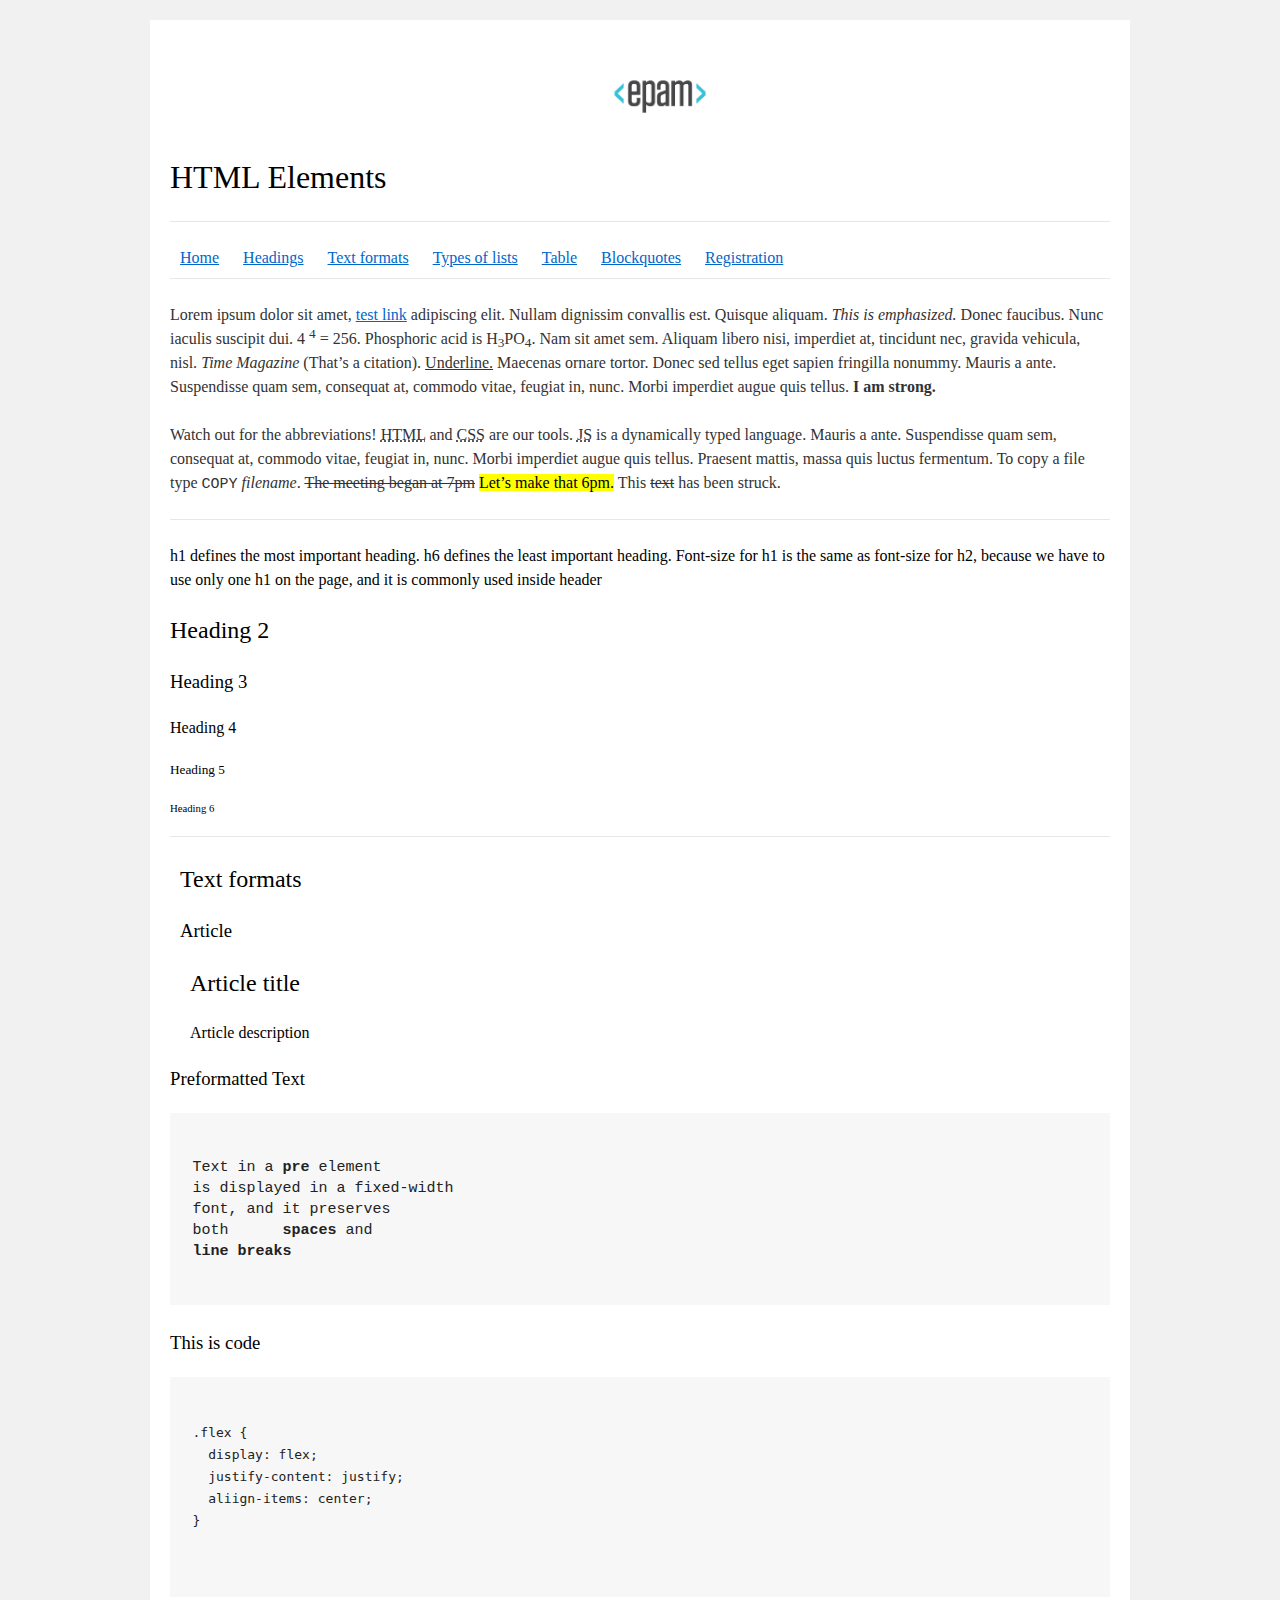
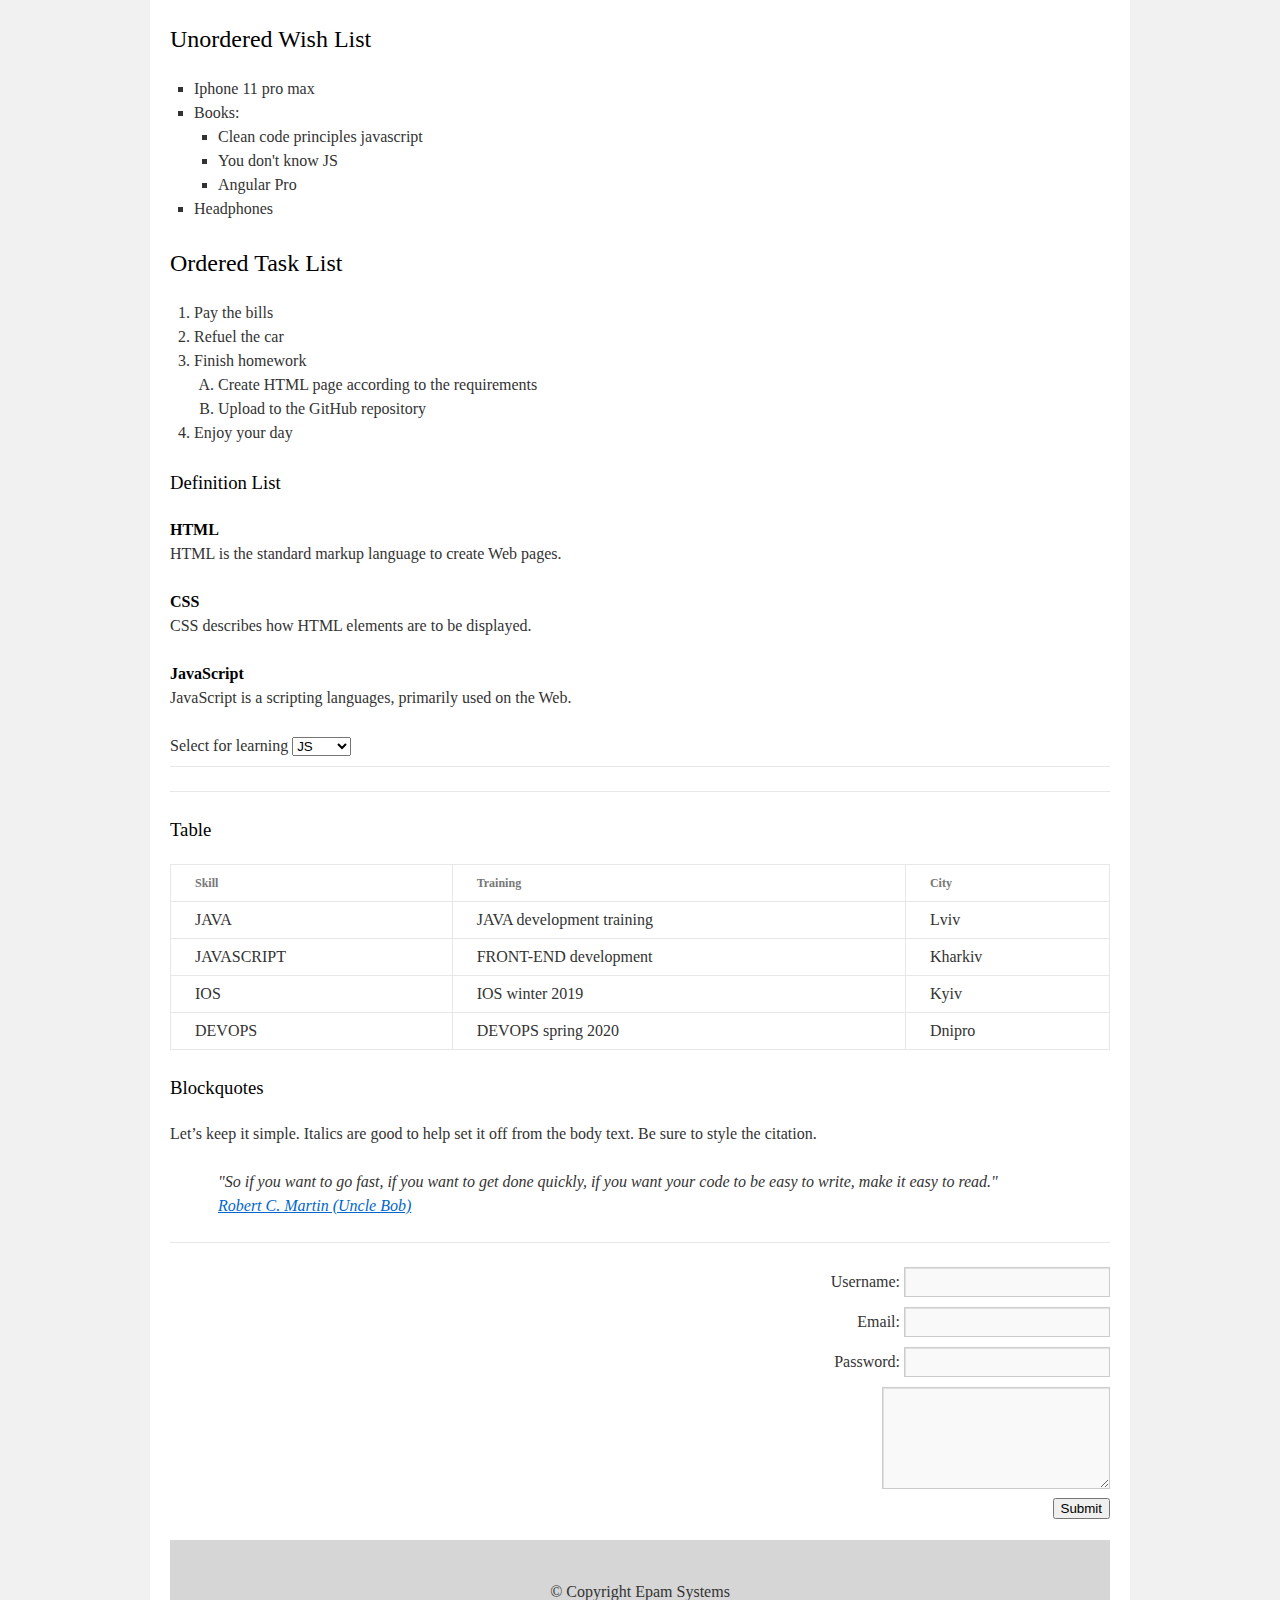
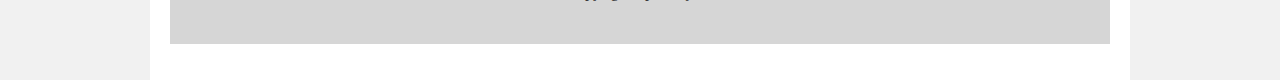
<file: FL12_HW1/homework/index.html>
<!DOCTYPE html>
<html lang="en">

<head>
  <meta charset="utf-8">
  <title>HTML Basics</title>
  <link rel="stylesheet" href="style.css">
</head>

<body>
  <div id="wrapper">
    <div id="main">
      <div id="container">
        <div id="content" role="main">
          <header>
            <img src="logo.png" alt="EPAM" />
            <h1  id="Home">HTML Elements</h1>
            <hr>
            <nav>
            <a href="#Home">Home</a>
            <a href="#Headings">Headings</a>
            <a href="#Formats">Text formats</a>
            <a href="#Lists">Types of lists</a>
            <a href="#Table">Table</a>
            <a href="#Blockquotes">Blockquotes</a>
            <a href="#Registration">Registration</a>
          </nav>
          </header>
          <hr>

          <div>
            <p>
              Lorem ipsum dolor sit amet, <a href="#">test link</a> adipiscing elit. Nullam dignissim convallis est. Quisque
              aliquam. <i>This is emphasized.</i> Donec faucibus. Nunc iaculis suscipit dui. 4 <sup>4</sup> = 256. Phosphoric acid
              is H<sub>3</sub>PO<sub>4</sub>. Nam sit amet sem. Aliquam libero nisi, imperdiet at, tincidunt nec, gravida
              vehicula, nisl. <i>Time Magazine</i> (That’s a citation). <u>Underline.</u> Maecenas ornare tortor. Donec sed tellus
              eget sapien fringilla nonummy. Mauris a ante. Suspendisse quam sem, consequat at, commodo vitae, feugiat in, nunc.
              Morbi imperdiet augue quis tellus. <b>I am strong.</b>
            </p>
          </div>

          <div>
            <p>
              Watch out for the abbreviations! <abbr title="Hyper Text Markup Language">HTML</abbr> and <abbr
              title="Cascading Style Sheets">CSS</abbr> are our tools. <abbr title="JavaScript">JS</abbr> is a dynamically typed
              language. Mauris a ante. Suspendisse quam sem, consequat at, commodo vitae, feugiat in, nunc. Morbi imperdiet augue
              quis tellus. Praesent mattis, massa quis luctus fermentum. To copy a file type <kbd>COPY</kbd> <i>filename</i>. <del>The
              meeting began at 7pm</del> <mark>Let’s make that 6pm.</mark> This <del>text</del> has been struck.
            </p>
          </div>
          <hr>

          <section id="Headings">
            <h4>
              h1 defines the most important heading. h6 defines the least important heading. Font-size for h1 is the same as
              font-size for h2, because we have to use only one h1 on the page, and it is commonly used inside header
            </h4>
          </section>
          
          <section>
            <h2>Heading 2</h2>
            <section>
              <h3>Heading 3</h3>
            </section>
            <section>
              <h4>Heading 4</h4>
            </section>
            <section>
              <h5>Heading 5</h5>
            </section>
            <section>
              <h6>Heading 6</h6>
            </section>
          </section>
          <hr>
          
          <article id="Formats">
            <header>
              <h2>Text formats</h2>
            </header>
            <section>
              <h3>Article</h3>
            </section>
            <article>
              <h2>Article title</h2>
            </article>
            <article>
              <h4>Article description</h4>
            </article>
          </article>

          <section>
            <h3>Preformatted Text</h3>
              <pre>

Text in a <b>pre</b> element
is displayed in a fixed-width
font, and it preserves
both      <b>spaces</b> and 
<b>line breaks</b>
              </pre>
          </section>

          <section>
            <h3>This is code</h3>
            <pre>
              <code>
.flex {
  display: flex;
  justify-content: justify;
  aliign-items: center;
}
              </code>
            </pre>
          </section>

          <section id="Lists">
              <h2>Unordered Wish List</h2>
              <ul>
                <li>Iphone 11 pro max</li>
                <li>Books:
                    <ul>
                        <li>Clean code principles javascript</li>
                        <li>You don't know JS</li>
                        <li>Angular Pro</li>
                    </ul>
                </li>
                <li>Headphones</li>
            </ul>
            </section>

            <section>
              <h2>Ordered Task List</h2>
              <ol>
                <li>Pay the bills</li>
                <li>Refuel the car</li>
                <li>Finish homework
                    <ol type="A">
                      <li>Create HTML page according to the requirements</li>
                      <li>Upload to the GitHub repository</li>
                  </ol>
                </li>

                <li>Enjoy your day</li>
              </ol>
            </section>

            <section>
              <h3>Definition List</h3>
              <dl>
                <dt>HTML</dt>
                    <dd>HTML is the standard markup language to create Web pages.</dd>
                <dt>CSS</dt>
                    <dd>CSS describes how HTML elements are to be displayed.</dd>
                <dt>JavaScript</dt>
                    <dd>JavaScript is a scripting languages, primarily used on the Web.</dd>
            </dl>
            </section>

            <div>
              <label>Select for learning
                <select name="select">
                  <option value="JS" selected>JS</option>
                  <option value="HTML">HTML</option>
                  <option value="CSS">CSS</option>
                </select>
              </label>
            </div>
            <hr>
            <hr>
            
            <section id="Table">
              <h3>Table</h3>
                <table>
                  <thead>
                      <tr>
                          <th>Skill</th>
                          <th>Training</th>
                          <th>City</th>
                      </tr>
                  </thead>
                  <tbody>
                      <tr>
                          <td>JAVA</td>
                          <td>JAVA development training</td>
                          <td>Lviv</td>

                      </tr>
                      <tr>
                          <td>JAVASCRIPT</td>
                          <td>FRONT-END development</td>
                          <td>Kharkiv</td>
                      </tr>
                      <tr>
                          <td>IOS</td>
                          <td>IOS winter 2019</td>
                          <td>Kyiv</td>
                      </tr>
                      <tr>
                        <td>DEVOPS</td>
                        <td>DEVOPS spring 2020</td>
                        <td>Dnipro</td>
                    </tr>
                  </tbody>
                </table>
            </section>

            <section id="Blockquotes">
              <h3>Blockquotes</h3>
              <p>Let’s keep it simple. Italics are good to help set it off from the body text. Be sure to style the citation.</p>
              <blockquote>
                <p>"So if you want to go fast, if you want to get done quickly, if you want your code to be easy to write, make it easy to read."
                  <br>
                  <a href="#">Robert C. Martin (Uncle Bob)</a>
                </p>
            </blockquote>
            </section>
            <hr>

            <aside id="Registration">
              <form>
                Username: <input type="text"><br>
                Email: <input type="email"><br>
                Password: <input type="password"><br>
                <textarea name="text" rows="4" cols="23"></textarea><br>
                <button name="button">Submit</button>
              </form>
            </aside>

          <footer>
              &copy; Copyright Epam Systems
          </footer>

        </div>
      </div>
    </div>
  </div>
</body>

</html>
</file>
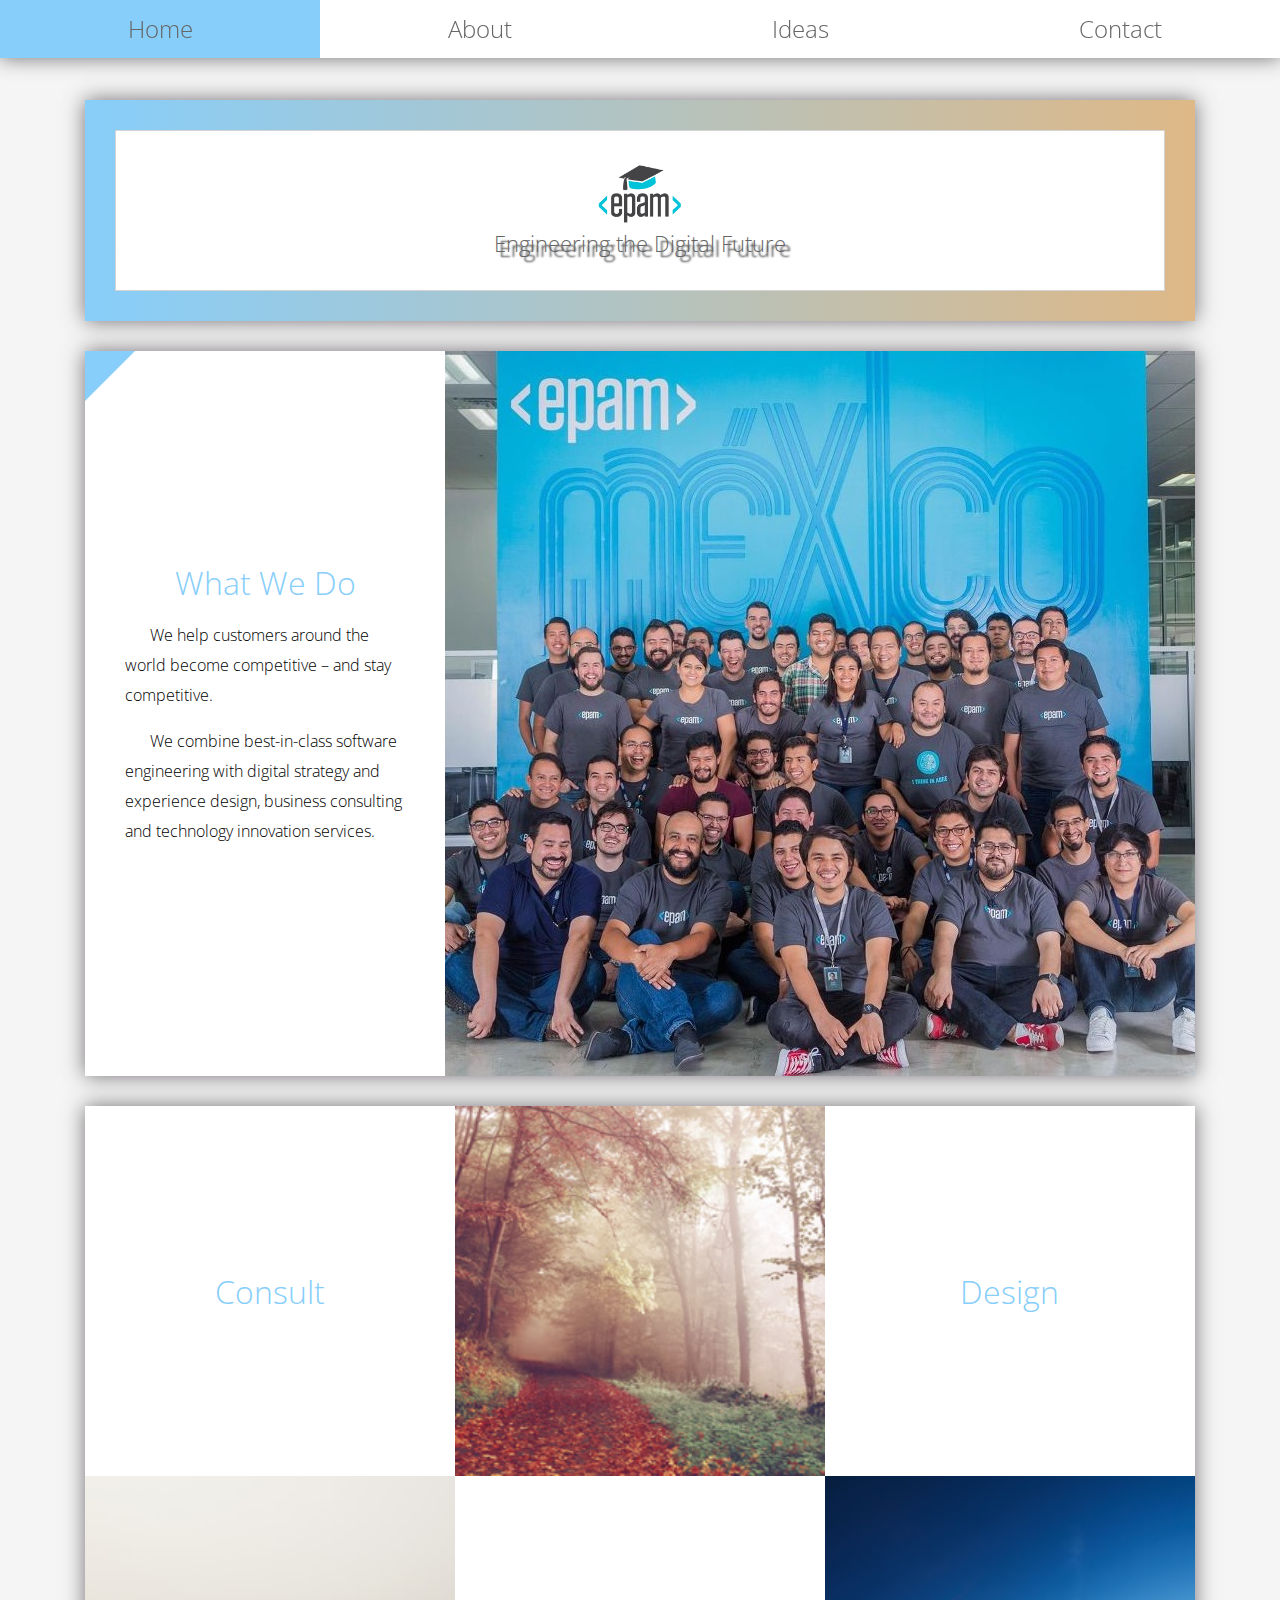
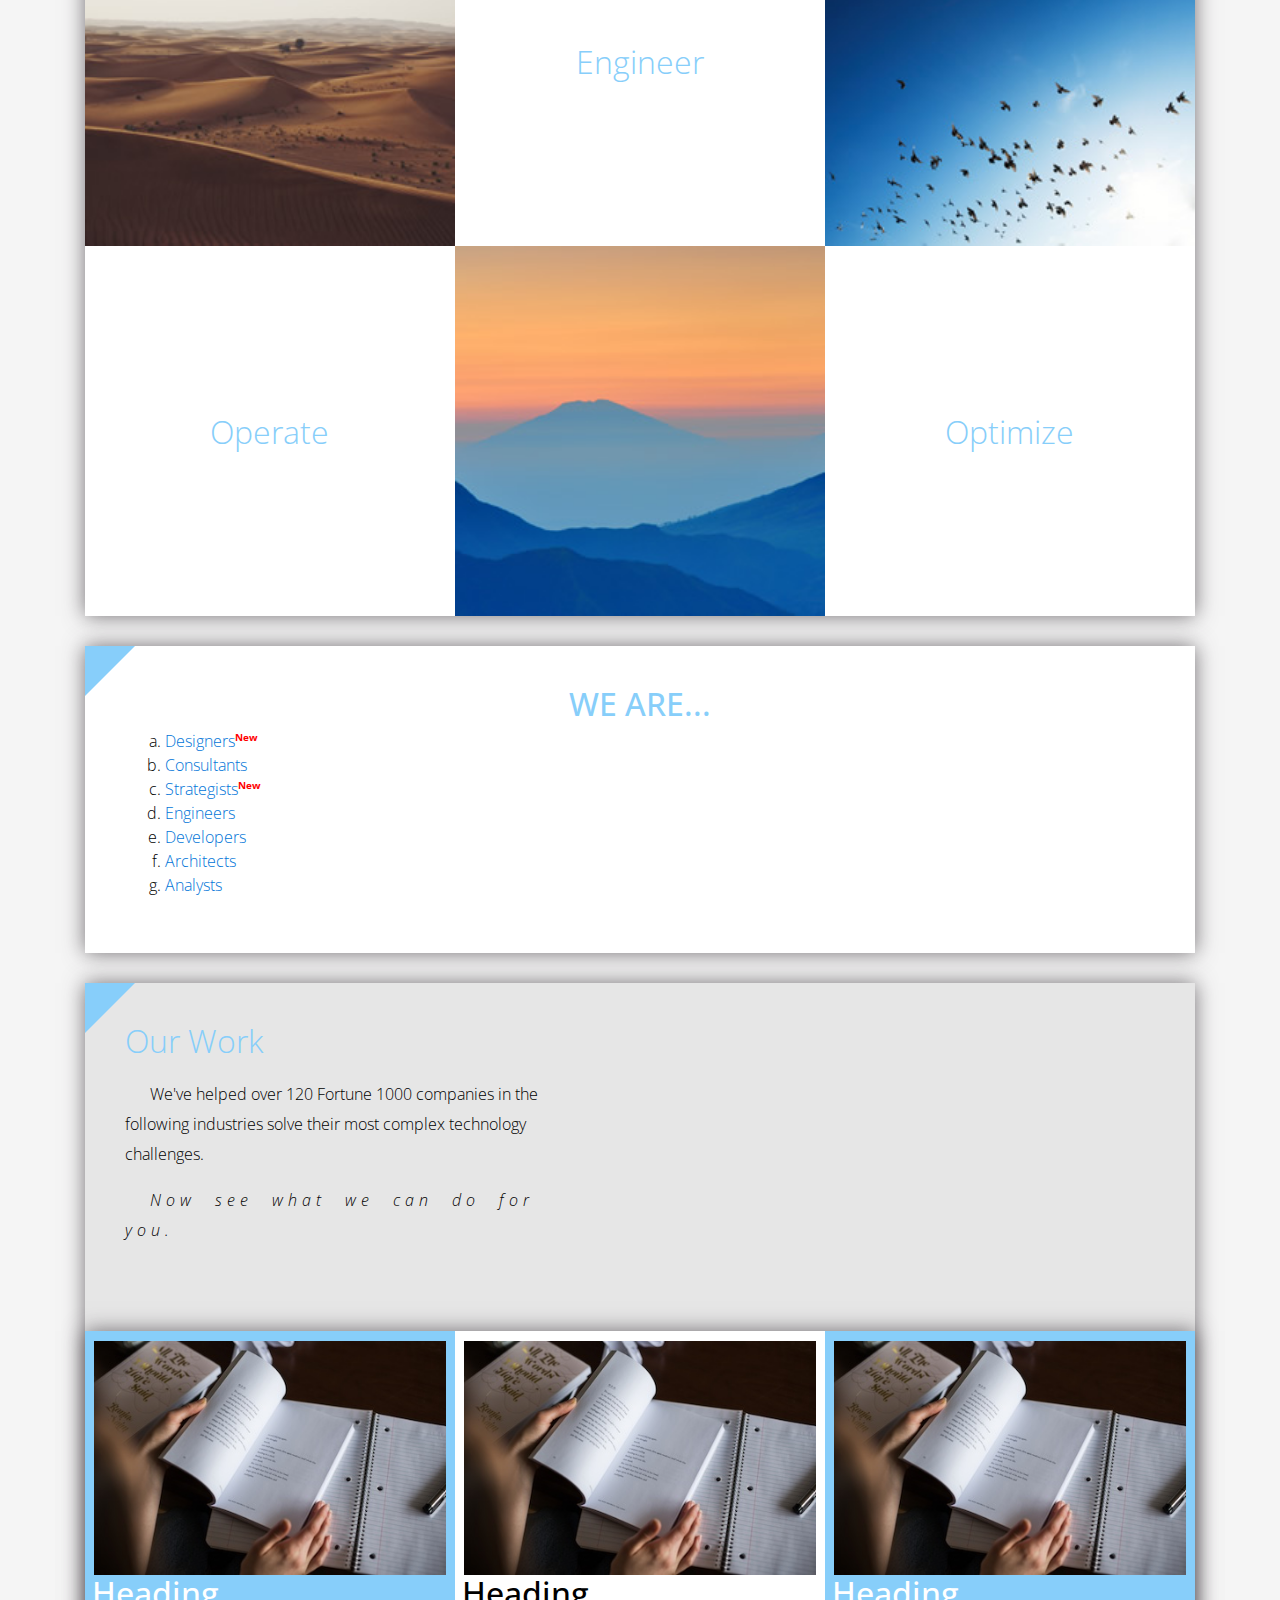
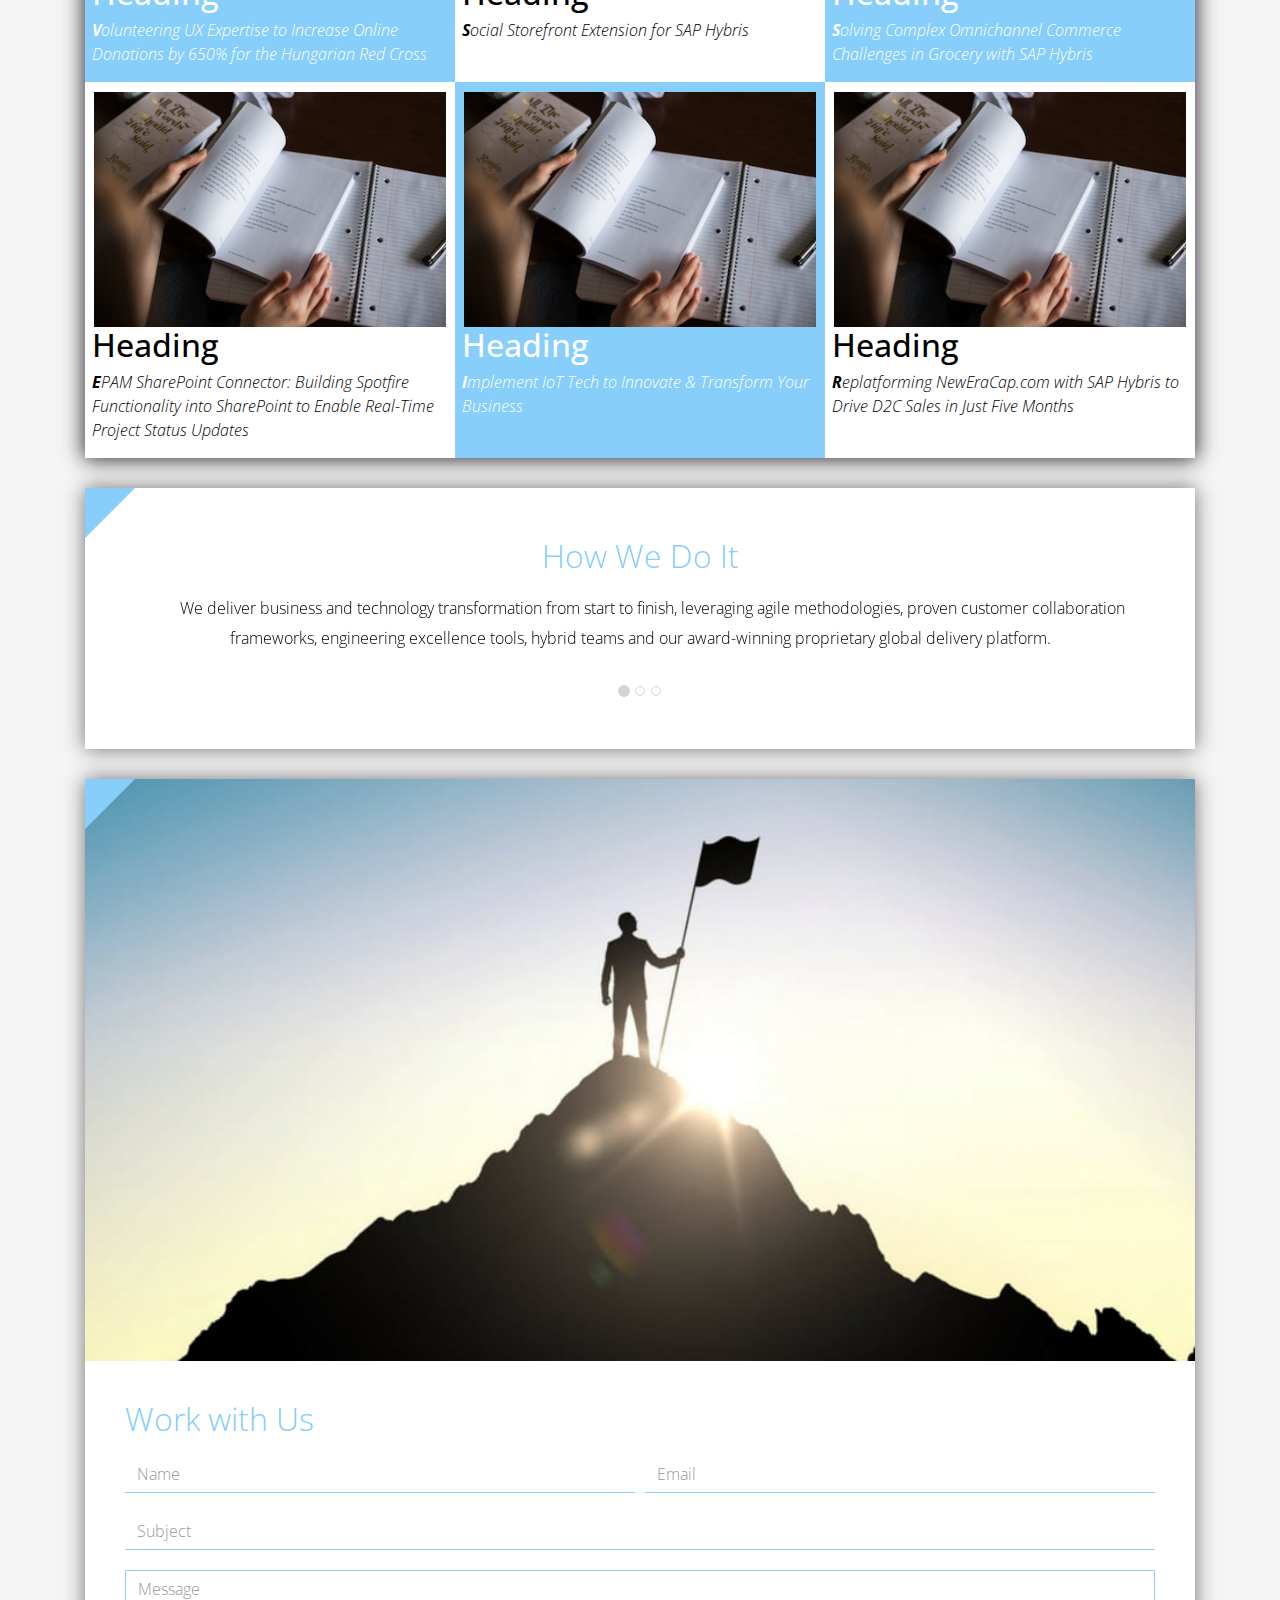
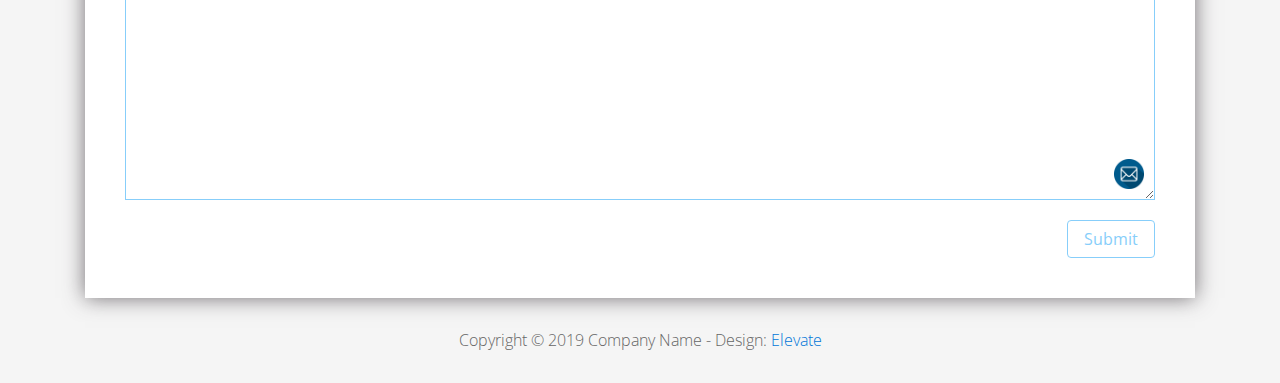
<file: FL12_HW2/homework/index.html>
<!DOCTYPE html>
<html lang="en">
<head>
  <meta charset="utf-8">
  <meta http-equiv="X-UA-Compatible" content="IE=edge">
  <meta name="viewport" content="width=device-width, initial-scale=1">

  <title>CSS Basics HW</title>



  <!-- load stylesheets -->
  <link rel="stylesheet" href="http://fonts.googleapis.com/css?family=Open+Sans:300,400">
  <!-- Google web font "Open Sans" -->
  <link rel="stylesheet" href="css/bootstrap.min.css">
  <!-- Bootstrap style -->
  <link rel="stylesheet" href="css/general.css">
  <link rel="stylesheet" href="css/style.css">
  <!-- Templatemo style -->
</head>

<body>
<div class="container">

  <div class="tm-sidebar">
    <nav class="tm-main-nav">
      <ul>
        <li class="tm-nav-item"><a href="#home" class="tm-nav-item-link">Home</a></li>
        <li class="tm-nav-item"><a href="#about" class="tm-nav-item-link">About</a></li>
        <li class="tm-nav-item"><a href="#ideas" class="tm-nav-item-link">Ideas</a></li>
        <li class="tm-nav-item"><a href="#contact" class="tm-nav-item-link">Contact</a></li>
      </ul>
    </nav>
  </div>

  <div class="tm-main-content">

    <div id="home" class="tm-content-box tm-content-header margin-b-10">
      <div class="tm-banner">
        <div class="tm-banner-inner">
          <img src="img/epam_logo.png" width="100" alt="">
          <p class="tm-banner-text">Engineering the Digital Future</p>
        </div>
      </div>
    </div>

    <section>
      <div class="tm-content-box flex-2-col">

        <div class="padding-medium flex-item tm-team-description-container flex-item">
          <h2 class="tm-section-title">What We Do</h2>
          <p class="tm-section-description">We help customers around the world become competitive – and stay competitive.</p>
          <p class="tm-section-description"> We combine best-in-class software engineering with digital strategy and experience design, business consulting and technology innovation services.</p>
        </div>
        <div class="flex-item tm-team-img">
          <img src="img/epam-mexico.jpg" alt="epam-mexico">
        </div>

      </div>

      <div id="about" class="tm-content-box">

        <ul class="boxes gallery-container">
          <li class="box box-bg">
            <h2 class="tm-section-title tm-section-title-box tm-box-bg-title">Consult</h2>
          </li>
          <li class="box">
            <a href="img/idea-large-01.jpg">
              <img src="img/idea-01.jpg" alt="Image" class="img-fluid thumbnail box-img">
            </a>
          </li>
          <li class="box box-bg">
            <h2 class="tm-section-title tm-section-title-box tm-box-bg-title">Design</h2>
          </li>
          <li class="box">
            <a href="img/idea-large-02.jpg">
              <img src="img/idea-02.jpg" alt="Image" class="img-fluid thumbnail box-img">
            </a>
          </li>
          <li class="box box-bg">
            <h2 class="tm-section-title tm-section-title-box tm-box-bg-title">Engineer</h2>
          </li>
          <li class="box">
            <a href="img/idea-large-03.jpg">
              <img src="img/idea-03.jpg" alt="Image" class="img-fluid thumbnail box-img">
            </a>
          </li>
          <li class="box box-bg">
            <h2 class="tm-section-title tm-section-title-box tm-box-bg-title">Operate</h2>
          </li>
          <li class="box">
            <a href="img/idea-large-04.jpg">
              <img src="img/idea-04.jpg" alt="Image" class="img-fluid thumbnail box-img">
            </a>
          </li>
          <li class="box box-bg">
            <h2 class="tm-section-title tm-section-title-box tm-box-bg-title">Optimize</h2>
          </li>
        </ul>

      </div>

    </section>

    <!-- slider -->
    <section class="heading tm-content-box">
      <div class="padding-medium">
        <h2> WE ARE...</h2>
        <ol>
          <li><a href="index.html" class="text">Designers</a></li>
          <li><a href="index.html">Consultants</a></li>
          <li><a href="#" class="text">Strategists</a></li>
          <li><a href="#">Engineers</a></li>
          <li><a href="#">Developers</a></li>
          <li><a href="#">Architects</a></li>
          <li><a href="#">Analysts</a></li>
        </ol>
      </div>
    </section>

    <section class="blocks">
      <div class="padding-medium flex-item tm-team-description-container">
        <h2 class="tm-section-title">Our Work</h2>
        <p class="tm-section-description">We've helped over 120 Fortune 1000 companies in the following industries solve their most complex technology challenges. </p>
        <p class="tm-section-description"> Now see what we can do for you.</p>
      </div>
      <div class="tm-content-box flex-2-col">
      </div>
      <div  class="tm-content-box">
        <ul class="boxes gallery-container">
          <li class="box box-work">
            <img src="img/study.jpeg" alt="Image" class="img-fluid">
            <div>
              <h2>Heading</h2>
              <p>Volunteering UX Expertise to Increase Online Donations by 650% for the Hungarian Red Cross</p>
            </div>
          </li>
          <li class="box box-work">
            <img src="img/study.jpeg" alt="Image" class="img-fluid">
            <div>
              <h2>Heading</h2>
              <p>Social Storefront Extension for SAP Hybris</p>
            </div>
          </li>
          <li class="box box-work">
            <img src="img/study.jpeg" alt="Image" class="img-fluid">
            <div>
              <h2>Heading</h2>
              <p>Solving Complex Omnichannel Commerce Challenges in Grocery with SAP Hybris</p>
            </div>
          </li>
          <li class="box box-work">
            <img src="img/study.jpeg" alt="Image" class="img-fluid">
            <div>
              <h2>Heading</h2>
              <p>EPAM SharePoint Connector: Building Spotfire Functionality into SharePoint to Enable Real-Time Project Status Updates</p>
            </div>
          </li>
          <li class="box box-work">
            <img src="img/study.jpeg" alt="Image" class="img-fluid">
            <div>
              <h2>Heading</h2>
              <p>Implement IoT Tech to Innovate &amp; Transform Your Business</p>
            </div>
          </li>
          <li class="box box-work">
            <img src="img/study.jpeg" alt="Image" class="img-fluid">
            <div>
              <h2>Heading</h2>
              <p>Replatforming NewEraCap.com with SAP Hybris to Drive D2C Sales in Just Five Months</p>
            </div>
          </li>
        </ul>

      </div>
    </section>

    <section id="ideas">
      <div id="tmCarousel" class="carousel slide tm-content-box" data-ride="carousel">

        <ol class="carousel-indicators">
          <li data-target="#tmCarousel" data-slide-to="0" class="active"></li>
          <li data-target="#tmCarousel" data-slide-to="1" class=""></li>
          <li data-target="#tmCarousel" data-slide-to="2" class=""></li>
        </ol>

        <div class="carousel-inner" role="listbox">

          <div class="carousel-item active">
            <div class="carousel-content">
              <div class="flex-item">
                <h2 class="tm-section-title">How We Do It</h2>
                <p class="tm-section-description carousel-description">We deliver business and technology transformation from start to finish, leveraging agile methodologies, proven customer collaboration frameworks, engineering excellence tools, hybrid teams and our award-winning proprietary global delivery platform.</p>
              </div>
            </div>
          </div>

          <div class="carousel-item">
            <div class="carousel-content">
              <div class="flex-item">
                <h2 class="tm-section-title">Our Clients</h2>
                <p class="tm-section-description carousel-description">Lorem ipsum dolor sit amet,
                  consectetur adipiscing elit. Quisque vel nisi pharetra nibh varius pharetra ac
                  sagittis nisi. Etiam pharetra vestibulum hendrerit. Pellentesque interdum metus
                  sed massa rutrum.</p>
              </div>
            </div>
          </div>

          <div class="carousel-item">
            <div class="carousel-content">
              <div class="flex-item">
                <h2 class="tm-section-title">Our Projects</h2>
                <p class="tm-section-description carousel-description">Donec ex libero, fringilla
                  vitae purus sit amet, rhoncus pharetra lorem. Pellentesque id sem id lacus
                  ultricies vehicula. Aliquam rutrum mi non. Pellentesque interdum metus sed massa
                  rutrum.</p>
              </div>
            </div>
          </div>

        </div>

      </div>
    </section>

    <section class="tm-content-box">
      <img src="img/contact-us.jpg" alt="Contact image" class="img-fluid img-contact-us">

      <div id="contact" class="padding-medium">
        <h2 class="tm-section-title">Work with Us</h2>
        <form action="#contact" method="get" class="contact-form">

          <div class="form-group col-xs-12 col-sm-12 col-md-6 col-lg-6 form-group-2-col-left">
            <input type="text" id="contact_name" name="contact_name" class="form-control"
                   placeholder="Name" required/>
          </div>
          <div class="form-group col-xs-12 col-sm-12 col-md-6 col-lg-6 form-group-2-col-right mandatory-field">
            <input type="email" id="contact_email" name="contact_email" class="form-control"
                   placeholder="Email" required/>
          </div>
          <div class="form-group">
            <input type="text" id="contact_subject" name="contact_subject" class="form-control"
                   placeholder="Subject" required/>
          </div>
          <div class="form-group">
            <textarea id="contact_message" name="contact_message" class="form-control" rows="9"
                      placeholder="Message" required></textarea>
          </div>

          <button type="submit" class="btn btn-primary submit-btn">Submit</button>

        </form>
      </div>
    </section>

    <footer class="tm-footer">
      <p class="text-xs-center">Copyright &copy; 2019 Company Name

        - Design: <a rel="nofollow" href="http://www.templatemo.com/tm-481-elevate"
                     target="_parent">Elevate</a></p>
    </footer>

  </div>

</div>

</body>
</html>
</file>
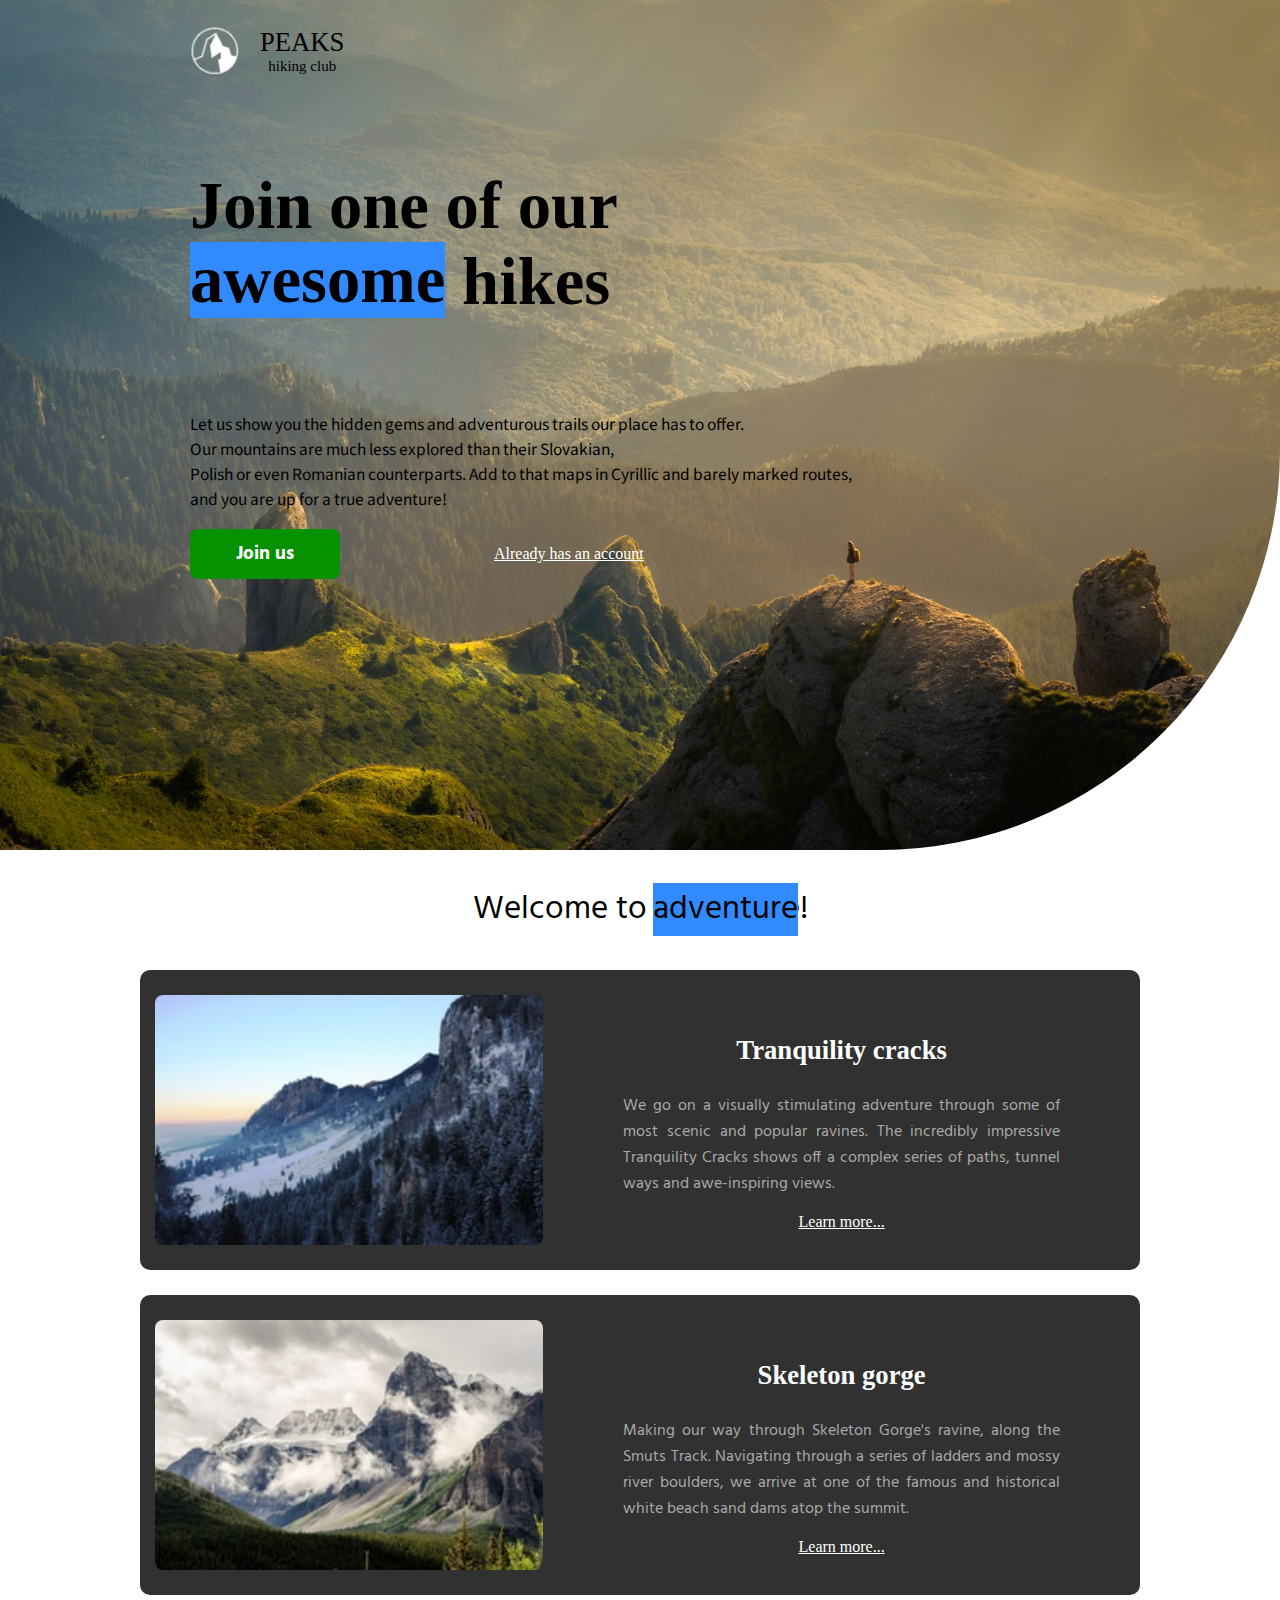
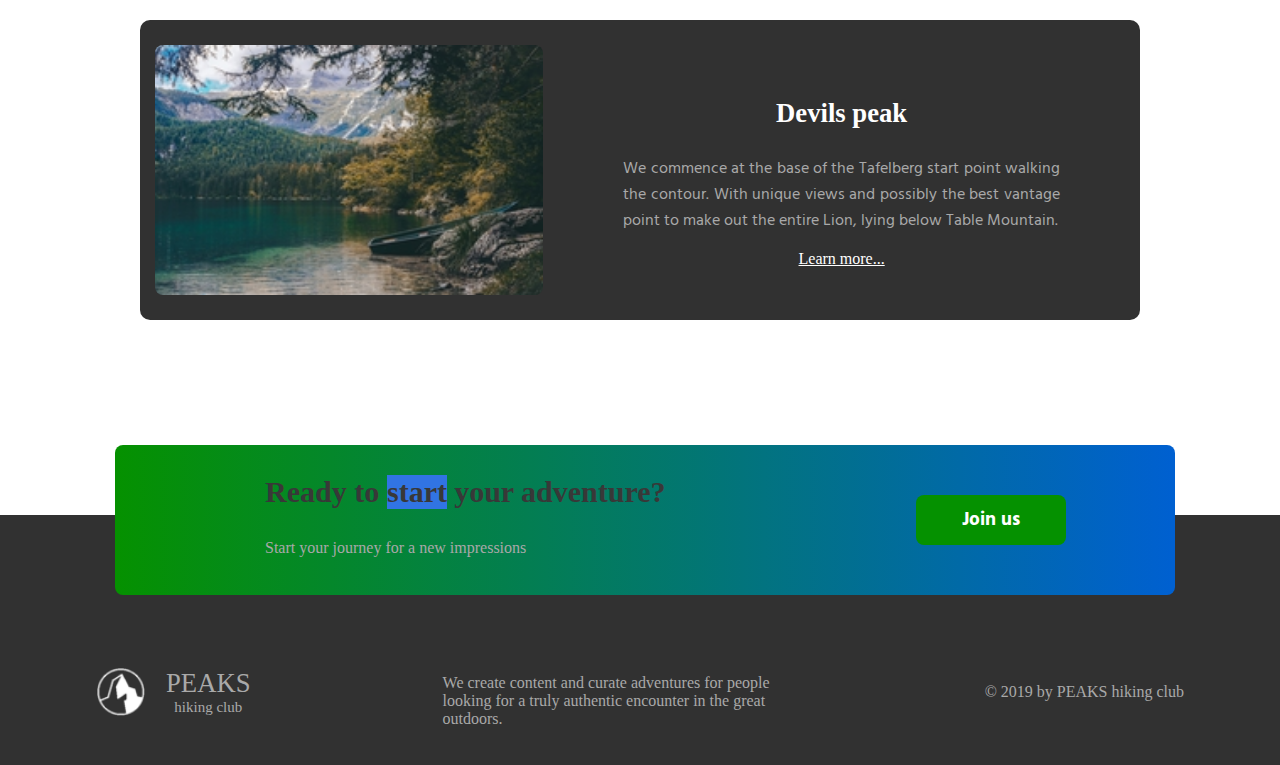
<file: FL12_HW3/homework/index.html>
<!DOCTYPE html>
<html lang="en">

<head>
    <meta charset="UTF-8">
    <meta name="viewport" content="width=device-width, initial-scale=1.0">
    <meta http-equiv="X-UA-Compatible" content="ie=edge">
    <link href="https://fonts.googleapis.com/css?family=Hind:400,600%7CSource+Sans+Pro:400,600,700%7CFresca"
          rel="stylesheet"/>

    <!-- Styles should be switched here: -->

    <link rel="stylesheet" type="text/css" href="css/style1.css">
    <!-- <link rel="stylesheet" type="text/css" href="css/style2.css">-->

    <title>PEAKS hiking club</title>
</head>

<body>
<header class="header">
    <div class="header-wrap">
        <div class="landing-logo">
            <img src="img/m-logo.png" alt="logo"/>
            <p>PEAKS<span>hiking club</span></p>
        </div>
        <p class="header_heading">
            Join one of our awesome hikes
        </p>
        <p class="header_text">
            Let us show you the hidden gems and adventurous trails our place has to offer.
            Our mountains are much less explored than their Slovakian,
            Polish or even Romanian counterparts. Add to that maps in Cyrillic and barely marked routes,
            and you are up for a true adventure!
        </p>
        <div>
            <button class="header_button">Join us</button>
            <a href="#" class="login">Already has an account</a>
        </div>
    </div>
</header>
<main class="section">
    <p class="section_text">
        Welcome to adventure!
    </p>
    <div class="section_card_wrap">
        <div class="section_card">
            <img class="section_card_img"
                 src="img/m-1.jpg"
                 alt="experts"/>
            <div class="section_card_right_container">
                <p class="section_card_heading">
                    Tranquility cracks
                </p>
                <p class="section_card_text">
                    We go on a visually stimulating adventure through some of most scenic and popular ravines.
                    The incredibly impressive Tranquility Cracks shows off a complex series of paths, tunnel ways and
                    awe-inspiring views.
                </p>
                <a href="#" class="section_link">Learn more...</a>
            </div>
        </div>
        <div class="section_card">
            <img class="section_card_img"
                 src="img/m-2.jpg"
                 alt="content formats"/>
            <div class="section_card_right_container">
                <p class="section_card_heading">
                    Skeleton gorge
                </p>
                <p class="section_card_text">
                    Making our way through Skeleton Gorge's ravine, along the Smuts Track.
                    Navigating through a series of ladders and mossy river boulders, we arrive at one of the famous and
                    historical white beach sand dams atop the summit.
                </p>
                <a href="#" class="section_link">Learn more...</a>
            </div>
        </div>
        <div class="section_card">
            <img class="section_card_img"
                 src="img/m-3.jpg"
                 alt="certificate"/>
            <div class="section_card_right_container">
                <p class="section_card_heading">
                    Devils peak
                </p>
                <p class="section_card_text">
                    We commence at the base of the Tafelberg start point walking the contour.
                    With unique views and possibly the best vantage point to make out the entire Lion, lying below Table
                    Mountain.
                </p>
                <a href="#" class="section_link">Learn more...</a>
            </div>
        </div>
    </div>
    <div class="section_banner">
        <div class="section_banner_text_wrap">
            <p class="section_banner_heading">
                Ready to start your adventure?
            </p>
            <p class="section_banner_text">
                Start your journey for a new impressions
            </p>
        </div>
        <button class="section_banner_button">Join us</button>
    </div>
</main>
<footer class="footer">
    <div class="footer-wrap">
        <div class="footer_logo landing-logo">
            <img src="img/m-logo.png" alt="logo"/>
            <p>PEAKS<span>hiking club</span></p>
        </div>
        <p class="footer_text">
            We create content and curate adventures for people looking for a truly authentic encounter in the great
            outdoors.
        </p>
        <span class="footer-cr">
          &copy; 2019 by PEAKS hiking club
        </span>
    </div>
</footer>
</body>

</html>
</file>
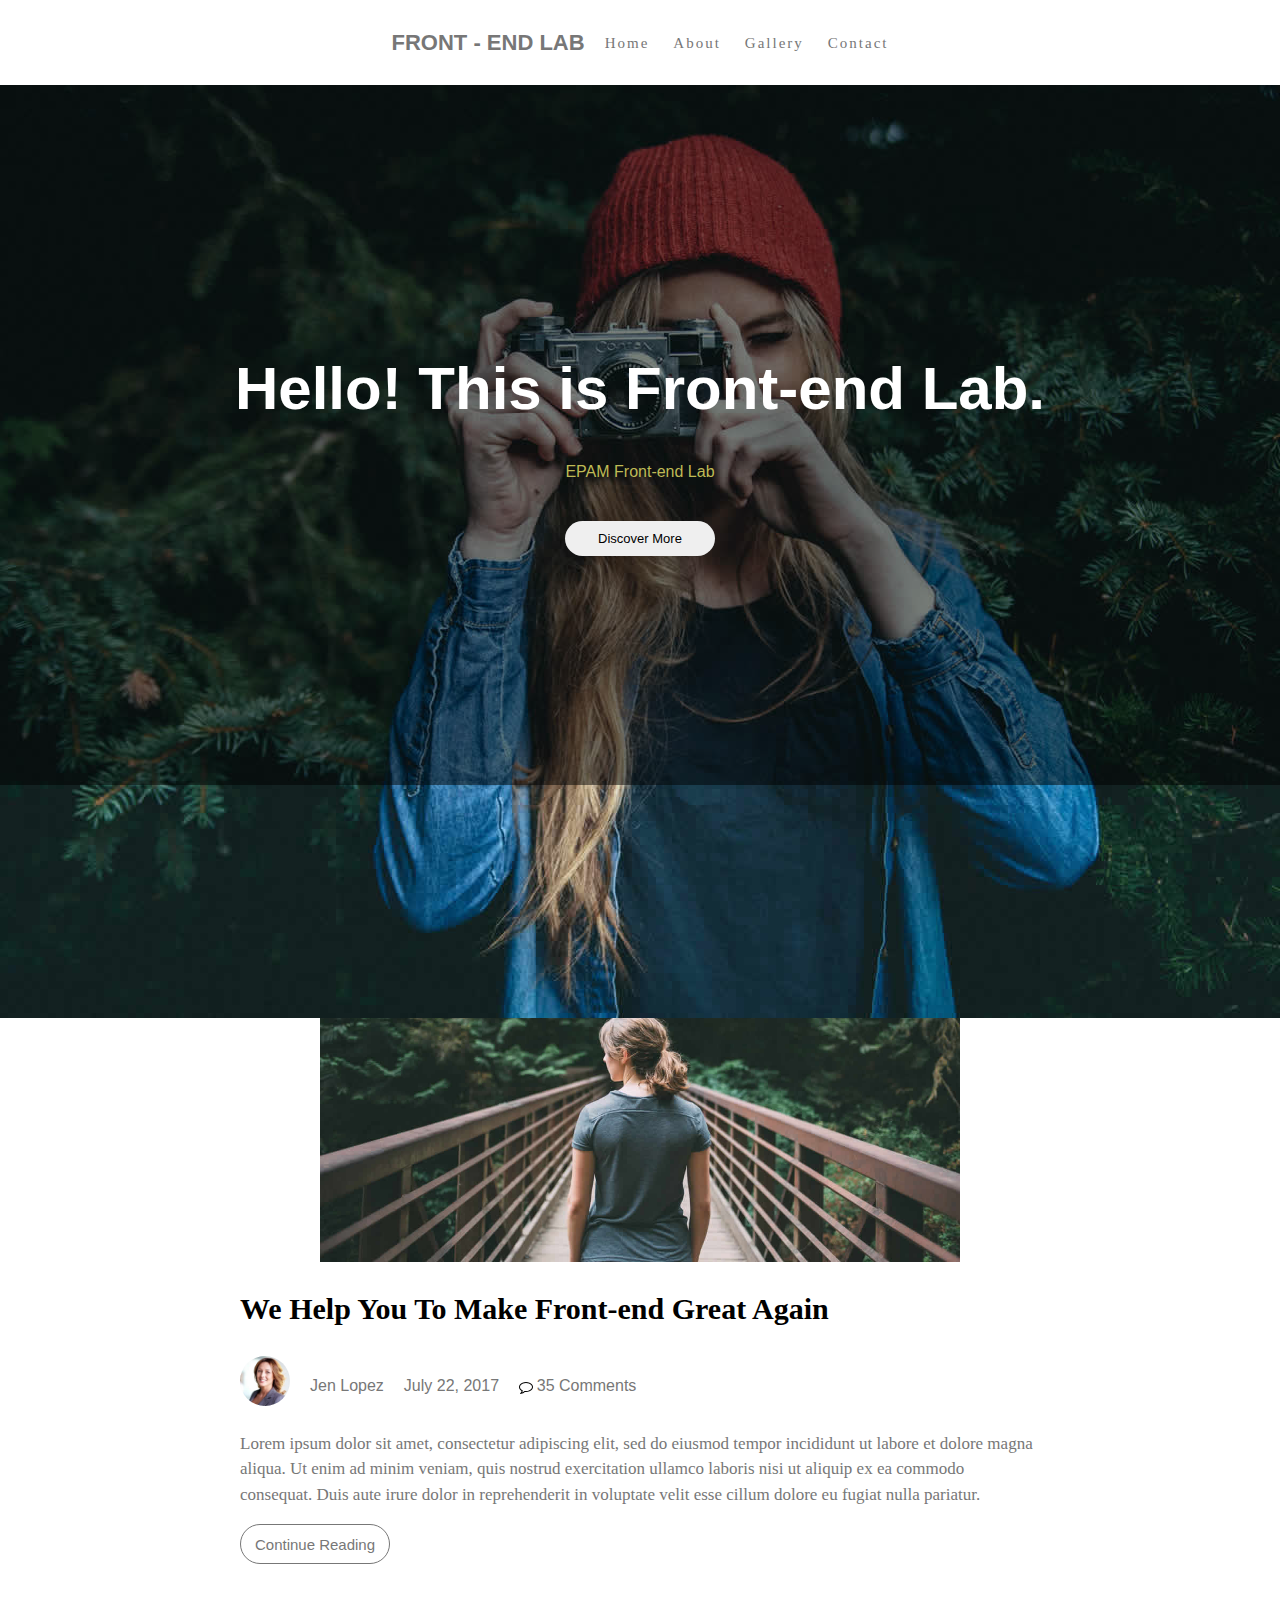
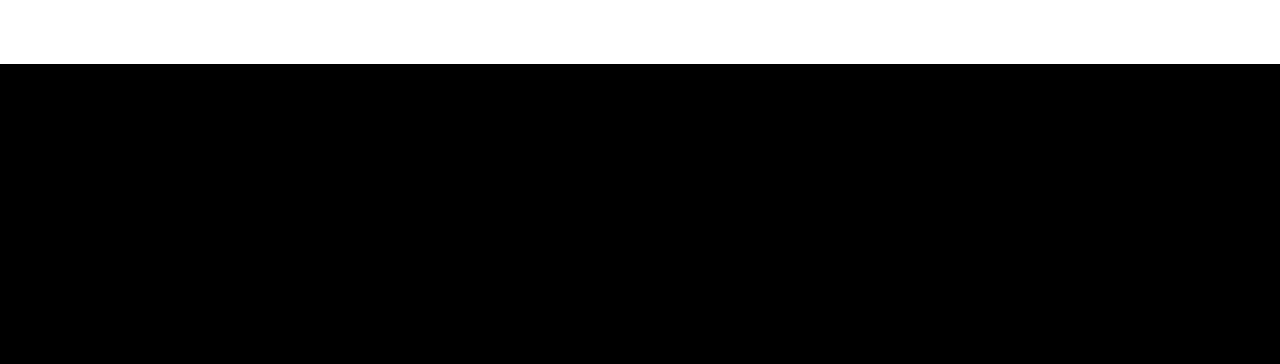
<file: FL12_HW4/homework/index.html>
<!DOCTYPE html>
<html lang="en">
  <head>
    <meta charset="utf-8">
    <link rel="stylesheet" href="css/style.css">
    <title>Front-end Lab</title>
  </head>
    <header>
        <h1 class="home">FRONT - END LAB</h1>
        <nav class="navbar">
            <li><a href="#Home" class="act">Home</a></li>
            <li><a href="#About">About</a></li>
            <li><a href="#Gallery">Gallery</a></li>
            <li><a href="#Contact">Contact</a></li>
        </nav>
    </header>

  <div class="main_pic">
      <div class="picture_component">
          <h1 class="picture_header">Hello! This is Front-end Lab.</h1>
          <p class="picture_text">EPAM Front-end Lab</p>
          <button class="picture_button" type="button" name="button">Discover More
          </button>
      </div>
      <div class="picture dark">
          <img src="img/home-bg.jpg" alt="">
      </div>
  </div>

  <div class="main">
      <img src="img/blog-image1.jpg" class="autor_pic" alt="">
      <div class="alt">
          <div class="text_main">
              <p>We Help You To Make Front-end Great Again</p>
          </div>
          <div class="autor_info">
              <img src="img/author-image1.jpg" alt="">

              <p>Jen Lopez</p>
              <p>July 22, 2017</p>
              <p><sub>
                  <svg version="1.1" id="Capa_1" xmlns="http://www.w3.org/2000/svg" xmlns:xlink="http://www.w3.org/1999/xlink" x="0px" y="0px"
	 width="14px" height="14px" viewBox="0 0 511.626 511.627" style="enable-background:new 0 0 511.626 511.627;"
	 xml:space="preserve">
<g>
	<path d="M477.364,127.481c-22.839-28.072-53.864-50.248-93.072-66.522c-39.208-16.274-82.036-24.41-128.479-24.41
		c-46.442,0-89.269,8.136-128.478,24.41c-39.209,16.274-70.233,38.446-93.074,66.522C11.419,155.555,0,186.15,0,219.269
		c0,28.549,8.61,55.299,25.837,80.232c17.227,24.934,40.778,45.874,70.664,62.813c-2.096,7.611-4.57,14.842-7.426,21.7
		c-2.855,6.851-5.424,12.467-7.708,16.847c-2.286,4.374-5.376,9.23-9.281,14.555c-3.899,5.332-6.849,9.093-8.848,11.283
		c-1.997,2.19-5.28,5.801-9.851,10.848c-4.565,5.041-7.517,8.33-8.848,9.853c-0.193,0.097-0.953,0.948-2.285,2.574
		c-1.331,1.615-1.999,2.419-1.999,2.419l-1.713,2.57c-0.953,1.42-1.381,2.327-1.287,2.703c0.096,0.384-0.094,1.335-0.57,2.854
		c-0.477,1.526-0.428,2.669,0.142,3.429v0.287c0.762,3.234,2.283,5.853,4.567,7.851c2.284,1.992,4.858,2.991,7.71,2.991h1.429
		c12.375-1.526,23.223-3.613,32.548-6.279c49.87-12.751,93.649-35.782,131.334-69.094c14.274,1.523,28.074,2.283,41.396,2.283
		c46.442,0,89.271-8.135,128.479-24.414c39.208-16.276,70.233-38.444,93.072-66.517c22.843-28.072,34.263-58.67,34.263-91.789
		C511.626,186.154,500.207,155.555,477.364,127.481z M445.244,292.075c-19.896,22.456-46.733,40.303-80.517,53.529
		c-33.784,13.223-70.093,19.842-108.921,19.842c-11.609,0-23.98-0.76-37.113-2.286l-16.274-1.708l-12.277,10.852
		c-23.408,20.558-49.582,36.829-78.513,48.821c8.754-15.414,15.416-31.785,19.986-49.102l7.708-27.412l-24.838-14.27
		c-24.744-14.093-43.918-30.793-57.53-50.114c-13.61-19.315-20.412-39.638-20.412-60.954c0-26.077,9.945-50.343,29.834-72.803
		c19.895-22.458,46.729-40.303,80.515-53.531c33.786-13.229,70.089-19.849,108.92-19.849c38.828,0,75.13,6.617,108.914,19.845
		c33.783,13.229,60.62,31.073,80.517,53.531c19.89,22.46,29.834,46.727,29.834,72.802S465.133,269.615,445.244,292.075z"/>
</g></svg>
              </sub> 35 Comments
              </p>
          </div>
          <div class="autor_text">
              <p>
                  Lorem ipsum dolor sit amet, consectetur adipiscing elit, sed do eiusmod tempor incididunt ut labore et
                  dolore magna aliqua. Ut enim ad minim veniam, quis nostrud exercitation ullamco laboris nisi ut
                  aliquip ex
                  ea commodo consequat. Duis aute irure dolor in reprehenderit in voluptate velit esse cillum dolore eu
                  fugiat nulla pariatur.
              </p>
          </div>
          <div class="button">
              <button class="autor_button" type="button" name="button">Continue Reading
          </button>
          </div>
      </div>
  </div>





  <footer>
  </footer>

  </body>
</html>
</file>
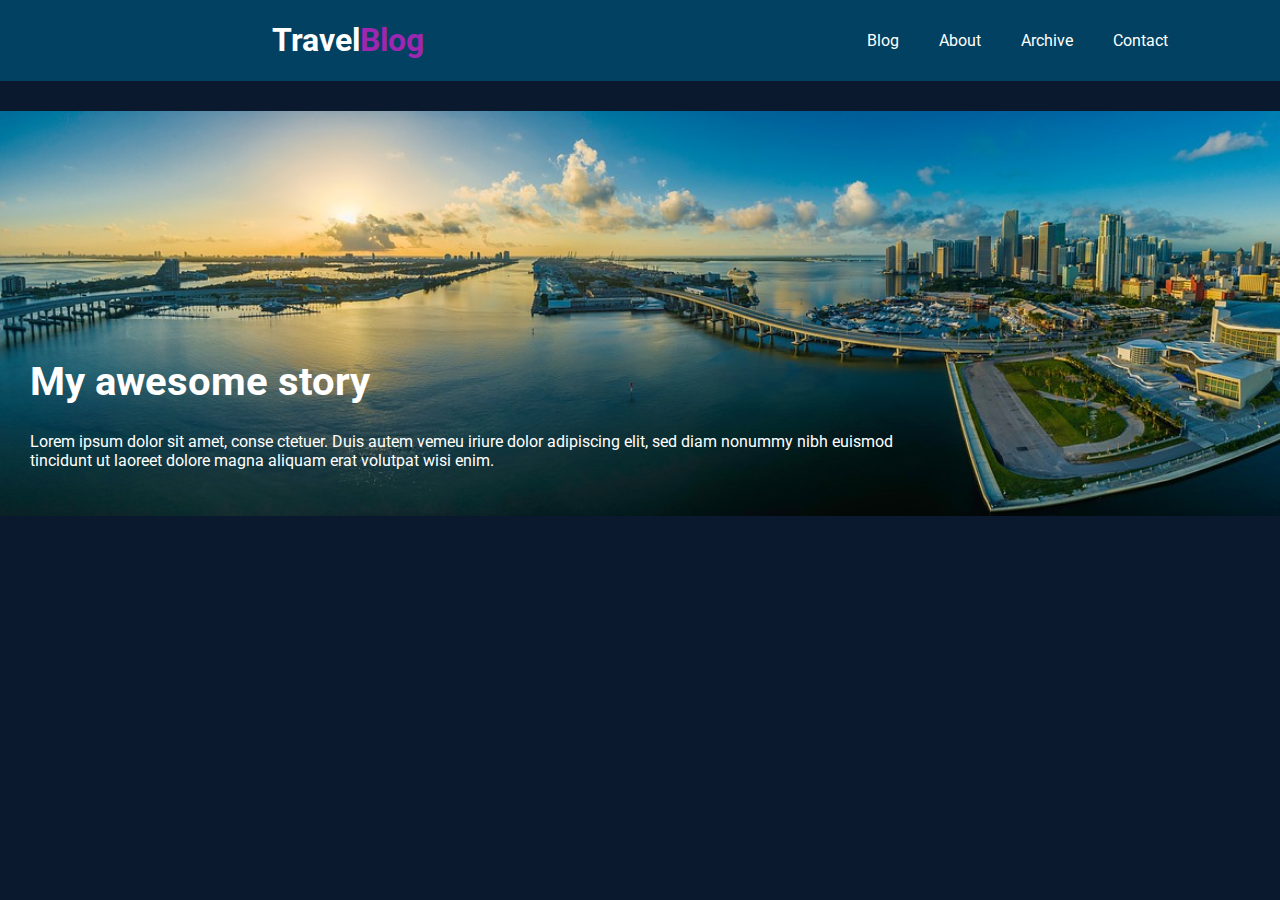
<file: FL12_HW5/homework/index.html>
<!DOCTYPE html>
<html lang="en">
<head>
    <meta charset="UTF-8">
    <meta name="viewport" content="width=device-width, initial-scale=1.0">
    <meta http-equiv="X-UA-Compatible" content="ie=edge">
    <link rel="stylesheet" href="css/styles.css">
    <link href='https://fonts.googleapis.com/css?family=Roboto:400,100,300,700&subset=latin,latin-ext' rel='stylesheet'
          type='text/css'>
    <title>Responsive</title>
</head>
<div>
<!-- Your code goes here -->
<header>
    <div class="navigation">
        <h1> Travel<span class="blog">Blog</span></h1>
        <nav class="navbar">

            <a href="#" class="link">Blog</a>
            <a href="#" class="link">About</a>
            <a href="#" class="link">Archive</a>
            <a href="#" class="link">Contact</a>

        </nav>
    </div>
</header>
<div class="top-img">
    <div class="top-img-text">
        <h1>My awesome story</h1>
        <p>Lorem ipsum dolor sit amet, conse ctetuer. Duis autem vemeu iriure dolor adipiscing elit, sed diam nonummy
            nibh euismod tincidunt ut laoreet dolore magna aliquam erat volutpat wisi enim.</p>
    </div>
</div>
</div>
</body>
</html>
</file>
<file: FL12_HW1/homework/style.css>
html,body,div,span,applet,object,iframe,h1,h2,h3,h4,h5,h6,p,blockquote,pre,a,abbr,acronym,address,big,cite,code,del,dfn,em,font,img,ins,kbd,q,s,samp,small,strike,strong,sub,sup,tt,var,b,u,i,center,dl,dt,dd,ol,ul,li,fieldset,form,label,legend,table,caption,tbody,tfoot,thead,tr,th,td{background:transparent;border:0;margin:0;padding:0;vertical-align:baseline}body{line-height:1}h1,h2,h3,h4,h5,h6{clear:both;font-weight:normal}ol,ul{list-style:none}blockquote{quotes:none}blockquote:before,blockquote:after{content:'';content:none}del{text-decoration:line-through}table{border-collapse:collapse;border-spacing:0}a img{border:0}#container{float:left;margin:0 -240px 0 0;width:100%}#primary,#secondary{float:right;overflow:hidden;width:220px}#secondary{clear:right}#footer{clear:both;width:100%}.one-column #content{margin:0 auto;width:640px}.single-attachment #content{margin:0 auto;width:900px}body,input,textarea,.page-title span,.pingback a.url{font-family:Georgia,"Bitstream Charter",serif}h3#comments-title,h3#reply-title,#access .menu,#access div.menu ul,#cancel-comment-reply-link,.form-allowed-tags,#site-info,#site-title,#wp-calendar,.comment-meta,.comment-body tr th,.comment-body thead th,.entry-content label,.entry-content tr th,.entry-content thead th,.entry-meta,.entry-title,.entry-utility,#respond label,.navigation,.page-title,.pingback p,.reply,.widget-title,.wp-caption-text{font-family:"Helvetica Neue",Arial,Helvetica,"Nimbus Sans L",sans-serif}input[type="submit"]{font-family:"Helvetica Neue",Arial,Helvetica,"Nimbus Sans L",sans-serif}pre{font-family:"Courier 10 Pitch",Courier,monospace}code{font-family:Monaco,Consolas,"Andale Mono","DejaVu Sans Mono",monospace}#access .menu-header,div.menu,#colophon,#branding,#main,#wrapper{margin:0 auto;width:940px}#wrapper{background:#fff;margin-top:20px;padding:0 20px}#footer-widget-area{overflow:hidden}#footer-widget-area .widget-area{float:left;margin-right:20px;width:220px}#footer-widget-area #fourth{margin-right:0}#site-info{float:left;font-size:14px;font-weight:bold;width:700px}#site-generator{float:right;width:220px}body{background:#f1f1f1}body,input,textarea{color:#666;font-size:12px;line-height:18px}hr{background-color:#e7e7e7;border:0;clear:both;height:1px;margin-bottom:18px}p{margin-bottom:18px}ul{list-style:square;margin:0 0 18px 1.5em}ol{list-style:decimal;margin:0 0 18px 1.5em}ol ol{list-style:upper-alpha}ol ol ol{list-style:lower-roman}ol ol ol ol{list-style:lower-alpha}ul ul,ol ol,ul ol,ol ul{margin-bottom:0}dl{margin:0 0 24px 0}dt{font-weight:bold}dd{margin-bottom:18px}strong{font-weight:bold}cite,em,i{font-style:italic}big{font-size:131.25%}ins{background:#ffc;text-decoration:none}blockquote{font-style:italic;padding:0 3em}blockquote cite,blockquote em,blockquote i{font-style:normal}pre{background:#f7f7f7;color:#222;line-height:18px;margin-bottom:18px;overflow:auto;padding:1.5em}abbr,acronym{cursor:help}sup,sub{height:0;line-height:1;position:relative;vertical-align:baseline}sup{bottom:1ex}sub{top:.5ex}small{font-size:smaller}input{margin-bottom:10px}input[type="text"],input[type="password"],input[type="email"],input[type="url"],input[type="number"],textarea{background:#f9f9f9;border:1px solid #ccc;box-shadow:inset 1px 1px 1px rgba(0,0,0,0.1);-moz-box-shadow:inset 1px 1px 1px rgba(0,0,0,0.1);-webkit-box-shadow:inset 1px 1px 1px rgba(0,0,0,0.1);padding:2px}a:link{color:#06c}a:visited{color:#743399}a:active,a:hover{color:#ff4b33}.screen-reader-text{clip:rect(1px,1px,1px,1px);overflow:hidden;position:absolute !important;height:1px;width:1px}#header{padding:30px 0 0 0}#site-title{float:left;font-size:30px;line-height:36px;margin:0 0 18px 0;width:700px}#site-title a{color:#000;font-weight:bold;text-decoration:none}#site-description{color:#000;clear:right;float:right;font-style:italic;margin:15px 0 18px 0;opacity:.65;width:220px}#branding img{border-top:4px solid #000;border-bottom:1px solid #000;display:block;float:left}#access{background:#000;display:block;float:left;margin:0 auto;width:940px}#access .menu-header,div.menu{font-size:13px;margin-left:12px;width:928px}#access .menu-header ul,div.menu ul{list-style:none;margin:0}#access .menu-header li,div.menu li{float:left;position:relative}#access a{color:#aaa;display:block;line-height:38px;padding:0 10px;text-decoration:none}#access ul ul{box-shadow:0 3px 3px rgba(0,0,0,0.2);-moz-box-shadow:0 3px 3px rgba(0,0,0,0.2);-webkit-box-shadow:0 3px 3px rgba(0,0,0,0.2);display:none;position:absolute;top:38px;left:0;float:left;width:180px;z-index:99999}#access ul ul li{min-width:180px}#access ul ul ul{left:100%;top:0}#access ul ul a{background:#333;line-height:1em;padding:10px;width:160px;height:auto}#access li:hover>a,#access ul ul:hover>a{background:#333;color:#fff}#access ul li:hover>ul{display:block}#access ul li.current_page_item>a,#access ul li.current_page_ancestor>a,#access ul li.current-menu-ancestor>a,#access ul li.current-menu-item>a,#access ul li.current-menu-parent>a{color:#fff}* html #access ul li.current_page_item a,* html #access ul li.current_page_ancestor a,* html #access ul li.current-menu-ancestor a,* html #access ul li.current-menu-item a,* html #access ul li.current-menu-parent a,* html #access ul li a:hover{color:#fff}#main{clear:both;overflow:hidden;padding:40px 0 0 0}#content{margin-bottom:36px}#content,#content input,#content textarea{color:#333;font-size:16px;line-height:24px}#content p,#content ul,#content ol,#content dd,#content pre,#content hr{margin-bottom:24px}#content ul ul,#content ol ol,#content ul ol,#content ol ul{margin-bottom:0}#content pre,#content kbd,#content tt,#content var{font-size:15px;line-height:21px}#content code{font-size:13px}#content dt,#content th{color:#000}#content h1,#content h2,#content h3,#content h4,#content h5,#content h6{color:#000;line-height:1.5em;margin:0 0 20px 0}#content table{border:1px solid #e7e7e7;margin:0 -1px 24px 0;text-align:left;width:100%}#content tr th,#content thead th{color:#777;font-size:12px;font-weight:bold;line-height:18px;padding:9px 24px;border-right:1px solid #e7e7e7}#content tr td{border-top:1px solid #e7e7e7;padding:6px 24px;border-right:1px solid #e7e7e7}#content tr.odd td{background:#f2f7fc}.hentry{margin:0 0 48px 0}.home .sticky{background:#f2f7fc;border-top:4px solid #000;margin-left:-20px;margin-right:-20px;padding:18px 20px}.single .hentry{margin:0 0 36px 0}.page-title{color:#000;font-size:14px;font-weight:bold;margin:0 0 36px 0}.page-title span{color:#333;font-size:16px;font-style:italic;font-weight:normal}.page-title a:link,.page-title a:visited{color:#777;text-decoration:none}.page-title a:active,.page-title a:hover{color:#ff4b33}#content .entry-title{color:#000;font-size:21px;font-weight:bold;line-height:1.3em;margin-bottom:0}.entry-title a:link,.entry-title a:visited{color:#000;text-decoration:none}.entry-title a:active,.entry-title a:hover{color:#ff4b33}.entry-meta{color:#777;font-size:12px}.entry-meta abbr,.entry-utility abbr{border:0}.entry-meta abbr:hover,.entry-utility abbr:hover{border-bottom:1px dotted #666}.single-author .by-author{position:absolute !important;clip:rect(1px 1px 1px 1px);clip:rect(1px,1px,1px,1px)}.entry-content,.entry-summary{clear:both;padding:12px 0 0 0}.entry-content .more-link{white-space:nowrap}#content .entry-summary p:last-child{margin-bottom:12px}.entry-content fieldset{border:1px solid #e7e7e7;margin:0 0 24px 0;padding:24px}.entry-content fieldset legend{background:#fff;color:#000;font-weight:bold;padding:0 24px}.entry-content input{margin:0 0 24px 0}.entry-content input.file,.entry-content input.button{margin-right:24px}.entry-content label{color:#777;font-size:12px}.entry-content select{margin:0 0 24px 0}.entry-content sup,.entry-content sub{font-size:10px}.entry-content blockquote.left{float:left;margin-left:0;margin-right:24px;text-align:right;width:33%}.entry-content blockquote.right{float:right;margin-left:24px;margin-right:0;text-align:left;width:33%}.page-link{clear:both;color:#000;font-weight:bold;line-height:48px;word-spacing:.5em}.page-link a:link,.page-link a:visited{background:#f1f1f1;color:#333;font-weight:normal;padding:.5em .75em;text-decoration:none}.home .sticky .page-link a{background:#d9e8f7}.page-link a:active,.page-link a:hover{color:#ff4b33}body.page .edit-link{clear:both;display:block}#entry-author-info{background:#f2f7fc;border-top:4px solid #000;clear:both;font-size:14px;line-height:20px;margin:24px 0;overflow:hidden;padding:18px 20px}#entry-author-info #author-avatar{background:#fff;border:1px solid #e7e7e7;float:left;height:60px;margin:0 -104px 0 0;padding:11px}#entry-author-info #author-description{float:left;margin:0 0 0 104px}#entry-author-info h2{color:#000;font-size:100%;font-weight:bold;margin-bottom:0}.entry-utility{clear:both;color:#777;font-size:12px;line-height:18px}.entry-meta a,.entry-utility a{color:#777}.entry-meta a:hover,.entry-utility a:hover{color:#ff4b33}#content .video-player{padding:0}.format-standard .wp-video,.format-standard .wp-audio-shortcode,.format-audio .wp-audio-shortcode,.format-standard .video-player{margin-bottom:24px}.home #content .format-aside p,.home #content .category-asides p{font-size:14px;line-height:20px;margin-bottom:10px;margin-top:0}.format-gallery .size-thumbnail img,.category-gallery .size-thumbnail img{border:10px solid #f1f1f1;margin-bottom:0}.format-gallery .gallery-thumb,.category-gallery .gallery-thumb{float:left;margin-right:20px;margin-top:-4px}.home #content .format-gallery .entry-utility,.home #content .category-gallery .entry-utility{padding-top:4px}.attachment .entry-content .entry-caption{font-size:140%;margin-top:24px}.attachment .entry-content .nav-previous a:before{content:'\2190\00a0'}.attachment .entry-content .nav-next a:after{content:'\00a0\2192'}#content img.size-auto,#content img.size-full,#content img.size-large,#content img.size-medium,#content .entry-attachment img,#content .widget-container img{max-width:100%;height:auto}#ie8 #content img.size-auto,#ie8 #content img.size-full,#ie8 #content img.size-large,#ie8 #content img.size-medium,#ie8 #content .entry-attachment img{width:auto}.alignleft,img.alignleft{display:inline;float:left;margin-right:24px;margin-top:4px}.alignright,img.alignright{display:inline;float:right;margin-left:24px;margin-top:4px}.aligncenter,img.aligncenter{clear:both;display:block;margin-left:auto;margin-right:auto}img.alignleft,img.alignright,img.aligncenter{margin-bottom:12px}.wp-caption{background:#f1f1f1;line-height:18px;margin-bottom:20px;max-width:100%;padding:4px;text-align:center}.wp-caption img{margin:5px 5px 0;max-width:622px}.wp-caption p.wp-caption-text{color:#777;font-size:12px;margin:5px}.wp-smiley{margin:0}.gallery{margin:0 auto 18px}.gallery .gallery-item{float:left;margin-top:0;text-align:center}.gallery-columns-1 .gallery-item{width:100%}.gallery-columns-2 .gallery-item{width:50%}.gallery-columns-3 .gallery-item{width:33%}.gallery-columns-4 .gallery-item{width:25%}.gallery-columns-5 .gallery-item{width:20%}.gallery-columns-6 .gallery-item{width:16%}.gallery-columns-7 .gallery-item{width:14%}.gallery-columns-8 .gallery-item{width:12%}.gallery-columns-9 .gallery-item{width:11%}.gallery-columns-1 img{max-width:620px}.gallery-columns-2 img{max-width:288px}.gallery-columns-3 img{max-width:177px}.gallery-columns-4 img{max-width:122px}.gallery-columns-5 img{max-width:88px}.gallery-columns-6 img{max-width:66px}.gallery-columns-7 img{max-width:50px}.gallery-columns-8 img{max-width:39px}.gallery-columns-9 img{max-width:29px}.gallery-item img{height:auto}.gallery-columns-2 .attachment-medium{max-width:92%;height:auto}.gallery-columns-4 .attachment-thumbnail{max-width:84%;height:auto}.gallery .gallery-caption{color:#777;font-size:12px;margin:0 0 12px}.gallery dl{margin:0}.gallery img{border:10px solid #f1f1f1}.gallery br+br{display:none}#content .entry-attachment img{display:block;margin:0 auto}.navigation{color:#777;font-size:12px;line-height:18px;overflow:hidden}.navigation a:link,.navigation a:visited{color:#777;text-decoration:none}.navigation a:active,.navigation a:hover{color:#ff4b33}.nav-previous{float:left;width:50%}.nav-next{float:right;text-align:right;width:50%}#nav-above{margin:0 0 18px 0}#nav-above{display:none}.paged #nav-above,.single #nav-above{display:block}#nav-below{margin:-18px 0 0 0}#comments{clear:both}#comments .navigation{padding:0 0 18px 0}h3#comments-title,h3#reply-title{color:#000;font-size:20px;font-weight:bold;margin-bottom:0}h3#comments-title{padding:24px 0}.commentlist{list-style:none;margin:0}.commentlist li.comment{border-bottom:1px solid #e7e7e7;line-height:24px;margin:0 0 24px 0;padding:0 0 0 56px;position:relative}.commentlist li:last-child{border-bottom:0;margin-bottom:0}#comments .comment-body ul,#comments .comment-body ol{margin-bottom:18px}#comments .comment-body p:last-child{margin-bottom:6px}#comments .comment-body blockquote p:last-child{margin-bottom:24px}.commentlist ol{list-style:decimal}.commentlist .avatar{position:absolute;top:4px;left:0}.comment-author cite{color:#000;font-style:normal;font-weight:bold}.comment-author .says{font-style:italic}.comment-meta{font-size:12px;margin:0 0 18px 0}.comment-meta a:link,.comment-meta a:visited{color:#777;text-decoration:none}.comment-meta a:active,.comment-meta a:hover{color:#ff4b33}.commentlist .bypostauthor>div{background:#f2f7fc;border-top:4px solid #000;margin-bottom:10px;padding:10px 0 0 20px}.reply{font-size:12px;padding:0 0 24px 0}.reply a,a.comment-edit-link{color:#777}.reply a:hover,a.comment-edit-link:hover{color:#ff4b33}.commentlist .children{list-style:none;margin:0}.commentlist .children li{border:0;margin:0}.nopassword,.nocomments{display:none}#comments .pingback{border-bottom:1px solid #e7e7e7;margin-bottom:18px;padding-bottom:18px}.commentlist li.comment+li.pingback{margin-top:-6px}#comments .pingback p{color:#777;display:block;font-size:12px;line-height:18px;margin:0}#comments .pingback .url{font-size:13px;font-style:italic}input[type="submit"]{color:#333}form{text-align:right}input{width:200px}#respond{border-top:1px solid #e7e7e7;margin:24px 0;overflow:hidden;position:relative}#respond p{margin:0}#respond .comment-notes{margin-bottom:1em}.form-allowed-tags{line-height:1em}.children #respond{margin:0 48px 0 0}h3#reply-title{margin:18px 0}#comments-list #respond{margin:0 0 18px 0}#comments-list ul #respond{margin:0}#cancel-comment-reply-link{font-size:12px;font-weight:normal;line-height:18px}#respond .required{color:#ff4b33;font-weight:bold}#respond label{color:#777;font-size:12px}#respond input{margin:0 0 9px;width:98%}#respond textarea{width:98%}#respond .form-allowed-tags{color:#777;font-size:12px;line-height:18px}#respond .form-allowed-tags code{font-size:11px}#respond .form-submit{margin:12px 0}#respond .form-submit input{font-size:14px;width:auto}.widget-area ul{list-style:none;margin-left:0}.widget-area ul ul{list-style:square;margin-left:1.3em}.widget-area select{max-width:100%}.widget_search #s{width:60%}.widget_search label{display:none}.widget-container{word-wrap:break-word;-webkit-hyphens:auto;-moz-hyphens:auto;hyphens:auto;margin:0 0 18px 0}.widget-container .wp-caption img{margin:auto}.widget-container.widget_image .wp-caption{width:auto}.widget-container.widget_image .wp-caption img{margin-left:-8px}.widget-title{color:#222;font-size:14px;font-weight:bold}.widget-area a:link,.widget-area a:visited{text-decoration:none}.widget-area a:active,.widget-area a:hover{text-decoration:underline}.widget-area .entry-meta{font-size:11px}#wp_tag_cloud div{line-height:1.6em}#wp-calendar{width:100%}#wp-calendar caption{color:#222;font-size:14px;font-weight:bold;padding-bottom:4px;text-align:left}#wp-calendar thead{font-size:11px}#wp-calendar tbody{color:#aaa}#wp-calendar tbody td{background:#f5f5f5;border:1px solid #fff;padding:3px 0 2px;text-align:center}#wp-calendar tbody .pad{background:0}#wp-calendar tfoot #next{text-align:right}.widget_rss a.rsswidget{color:#000}.widget_rss a.rsswidget:hover{color:#ff4b33}.widget_rss .widget-title img{width:11px;height:11px}#main .widget-area ul{margin-left:0;padding:0 20px 0 0}#main .widget-area ul ul{border:0;margin-left:1.3em;padding:0}#main .widget-container.music-player ul{margin:0}#footer{margin-bottom:20px}#colophon{border-top:4px solid #000;margin-top:-4px;overflow:hidden;padding:18px 0}#site-info{font-weight:bold}#site-info a{color:#000;text-decoration:none}#site-generator{font-style:italic;position:relative}#site-generator a{background:url(images/wordpress.png) center left no-repeat;color:#666;display:inline-block;line-height:16px;padding-left:20px;text-decoration:none}#site-generator a:hover{text-decoration:underline}img#wpstats{display:block;margin:0 auto 10px}pre{-webkit-text-size-adjust:140%}code{-webkit-text-size-adjust:160%}#access,.entry-meta,.entry-utility,.navigation,.widget-area{-webkit-text-size-adjust:120%}#site-description{-webkit-text-size-adjust:none}@media print{body{background:none !important}#wrapper{clear:both !important;display:block !important;float:none !important;position:relative !important}#header{border-bottom:2pt solid #000;padding-bottom:18pt}#colophon{border-top:2pt solid #000}#site-title,#site-description{float:none;line-height:1.4em;margin:0;padding:0}#site-title{font-size:13pt}.entry-content{font-size:14pt;line-height:1.6em}.entry-title{font-size:21pt}#access,#branding img,#respond,.comment-edit-link,.edit-link,.navigation,.page-link,.widget-area{display:none !important}#container,#header,#footer{margin:0;width:100%}#content,.one-column #content{margin:24pt 0 0;width:100%}.wp-caption p{font-size:11pt}#site-info,#site-generator{float:none;width:auto}#colophon{width:auto}img#wpstats{display:none}#site-generator a{margin:0;padding:0}#entry-author-info{border:1px solid #e7e7e7}#main{display:inline}.home .sticky{border:0}}img{width:140px;vertical-align:middle;display:block;margin:0 auto;margin-left:calc(50% - 50px);margin-bottom:20px}nav>a{padding:10px;color:#0279c1}nav>a b:hover{color:#00527a}nav>a:visited{color:#0279c1}article{padding-left:10px}footer{margin-top:20px;padding:40px 20px;text-align:center;background:#3333}
</file>
<file: FL12_HW2/homework/css/general.css>
/* 

please don't edit this styles

*/

h2.tm-section-title {
    color: lightskyblue;
}

a:focus {
    color: #666;
    outline: 0
}

ul {
    padding: 0;
    margin: 0
}

body {
    background-color: #f5f5f5;
    color: #000;
    font-family: 'Open Sans', Helvetica, Arial, sans-serif;
    font-size: 16px;
    font-weight: 300;
    padding-top: 30px;
    overflow-x: hidden
}

section:before {
    position: absolute;
    z-index: 1
}

.box,
.tm-content-box,
.tm-main-nav {
    background-color: #fff
}

.tm-sidebar {
    z-index: 10;
    position: fixed;
    left: 0;
    right: 0;
    top: 0;
    width: 100%;
}

.tm-sidebar ul{
    margin: 0px;
    display: flex;
}

.tm-main-nav {
    font-size: 1.5em;
    text-align: center
}

.tm-nav-item {
    list-style: none;
    width: 100%;
}

.tm-nav-item-link {
    border: 1px solid transparent;
    color: #666;
    display: block;
    padding: 10px;
    width: 100%;
    -webkit-transition: all .3s ease;
    transition: all .3s ease
}

.carousel-indicators li,
.tm-banner-inner {
    border: 1px solid lightgrey
}


.tm-nav-item-link.active,
.tm-nav-item-link:hover {
    color: #666;
    text-decoration: none;
}

.tm-nav-item-link:focus {
    text-decoration: none
}

.tm-banner-text,
.tm-banner-title,
.tm-section-title {
    color: #666;
    font-weight: 300;
    margin: 0
}

.tm-section-title {
    margin-bottom: 20px
}

.tm-section-title-box {
    margin-bottom: 0
}

.tm-banner-title {
    font-size: 3.3em;
    letter-spacing: 2px;
    text-transform: uppercase
}

.tm-main-content {
    padding-top: 70px;
}

.tm-content-box {
    overflow: hidden;
    margin-bottom: 30px
}

.padding-medium {
    padding: 40px
}

.tm-banner {
    padding: 30px
}

.tm-banner-inner {
    padding: 30px 0;
    height: 100%;
    text-align: center;
    display: flex;
    -webkit-box-orient: vertical;
    -webkit-box-direction: normal;
    -webkit-flex-direction: column;
    -ms-flex-direction: column;
    flex-direction: column;
    -webkit-box-align: center;
    -webkit-align-items: center;
    -ms-flex-align: center;
    align-items: center;
    -webkit-box-pack: center;
    -webkit-justify-content: center;
    -ms-flex-pack: center;
    justify-content: center
}

.tm-banner-inner img{
    width: 120px;
}

.tm-banner-text {
    font-size: 1.4em
}

.boxes,
.tm-box-bg-title {
    display: -webkit-box;
    display: -webkit-flex;
    display: -ms-flexbox
}

/*.flex-item {*/
    /*-webkit-box-flex: 0 1 auto;*/
    /*-webkit-flex: 0 1 auto;*/
    /*-ms-flex: 0 1 auto;*/
    /*flex: 0 1 auto*/
/*}*/

.section-description {
    line-height: 1.8;
    margin-bottom: 25px
}

.section-description:last-child {
    margin-bottom: 0
}

.tm-team-description-container {
    max-width: 500px
}

.tm-team-info {
    display: flex
}

.box {
    list-style: none;
    width: 33.3333%;
    height: auto;
}

.box-bg {
    position: relative
}

.box-img {
    width: 100%;
}

.tm-box-bg-title {
    position: absolute;
    top: 0;
    right: 0;
    bottom: 0;
    left: 0;
    display: flex;
    -webkit-box-align: center;
    -webkit-align-items: center;
    -ms-flex-align: center;
    align-items: center;
    -webkit-box-pack: center;
    -webkit-justify-content: center;
    -ms-flex-pack: center;
    justify-content: center
}

.boxes {
    display: flex;
    -webkit-flex-wrap: wrap;
    -ms-flex-wrap: wrap;
    flex-wrap: wrap
}

.gallery-container a {
    cursor: -webkit-zoom-in;
    cursor: zoom-in
}

.carousel {
    position: relative;
    height: auto;
    padding: 50px 50px 80px;
    text-align: center
}

.carousel-indicators {
    bottom: 30px
}

.carousel-content {
    color: #000;
    display: -webkit-box;
    display: -webkit-flex;
    display: -ms-flexbox;
    display: flex;
    -webkit-box-align: center;
    -webkit-align-items: center;
    -ms-flex-align: center;
    align-items: center
}

.carousel-indicators .active {
    background-color: lightgrey
}

.contact-form {
    overflow: hidden
}

.form-control {
    border-radius: 0;
    font-size: 1em
}

.form-control:focus {
    border-color: lightgrey;
    box-shadow: inset 0 1px 1px rgba(0, 0, 0, .075), 0 0 8px rgba(153, 153, 153, .45)
}

.form-group {
    margin-bottom: 20px
}

.form-group-2-col-left {
    padding-left: 0;
    padding-right: 5px
}

.form-group-2-col-right {
    padding-right: 0;
    padding-left: 5px
}

.mandatory-field:after {
    position: absolute;
    top: 0;
    right: 7px
}

.carousel-inner>.carousel-item>a>img, .carousel-inner>.carousel-item>img, .img-contact-us {
    width: 100%;
}

.tm-footer {
    color: #666;
    padding-bottom: 15px
}
</file>
<file: FL12_HW2/homework/css/style.css>
.tm-main-nav, .tm-content-box, .blocks {
    box-shadow: 0 0 20px rgba(61, 55, 61, 0.7);
}

section:before {
    content: ' ';
    border-right: 50px solid transparent;
    border-top: 50px solid lightskyblue;
}


.tm-nav-item:hover {
    background-color: lightskyblue;
    color: #fff;
}

.tm-banner {
    background-image: linear-gradient(to right, lightskyblue, burlywood);
}

.tm-banner-inner {
    background-color: white;
}

.tm-banner-text {
    text-shadow: 5px 5px 2px #333;
    animation-duration: 3s;
    animation-name: slide;
    animation-iteration-count: 1;
}

@keyframes slide {
    from {
        margin-left: 200px;
    }
    to {
        margin-left: 0%;
    }
}

.flex-2-col {
    display: flex;
    justify-content: center;
    align-items: center;
}

.tm-section-title {
    text-align: center;
}

.tm-section-description {
    text-indent: 1.5em;
}

.box-bg:hover, .tm-box-bg-title:hover {
    background-color: lightgrey;
    color: lightskyblue;
}

.heading h2 {
    text-align: center;
    color: lightskyblue;
}

.heading ol {
    list-style-type: lower-alpha;
}

.heading a:hover:before {
    content: '>';
    color: black;
    font-weight: bold;
}

a.text::after {
    content: 'New';
    color: red;
    vertical-align: super;
    font-size: 10px;
    font-weight: bold;
}

.blocks {
    background-color: #e6e6e6;
}

.blocks .tm-team-description-container h2 {
    text-align: left;
}

.blocks p:nth-child(3n) {
    font-style: italic;
    letter-spacing: 5px;
    word-spacing: 10px;
}

.box-work img {
    display: block;
    margin-left: auto;
    margin-right: auto;
    width: 95%;
    padding-top: 10px;
}

.box-work h2 {
    padding-left: 2%;

}

.box-work p {
    font-style: italic;
    padding-left: 2%;
    padding-right: 3%;
}

.box-work p::first-letter {
    font-weight: bold;
}

.box-work:nth-child(2n + 1) {
    background-color: lightskyblue;
    color: white;
}

.tm-section-description {
    text-indent: 25px;
    line-height: 30px;
}

#contact h2 {
    text-align: left;
}

input[type=text], input[type=email] {
    border: none;
    border-bottom: 1px solid lightskyblue;
}

input[type=text] {
    border: none;
    border-bottom: 1px solid lightskyblue;
}

input[type=text]:focus, input[type=email]:focus {
    border: none;
    background-color: lightskyblue;
}

.submit-btn {
    background-color: white;
    color: lightskyblue;
    border-color: lightskyblue;
    float: right;
}

.submit-btn:hover {
    border-color: lightskyblue;
    background-color: lightskyblue;
}

.form-group textarea {
    border-color: lightskyblue;
    background-image: url("../img/email-icon.png");
    background-repeat: no-repeat;
    background-size: 30px;
    background-position: right 10px bottom 10px;
}

.form-group textarea:focus {
    background-color: lightskyblue;
}
</file>
<file: FL12_HW3/homework/css/style1.css>
body {
  margin: 0;
  background-color: #ffffff; }

header {
  background-image: url(../img/m-h-day.jpg);
  background-size: cover;
  height: 850px;
  border-bottom-right-radius: 400px;
  color: #000000; }
  header .header-wrap {
    padding: 0 0 0 190px;
    width: 700px; }
  header .landing-logo {
    display: flex;
    align-items: center; }
    header .landing-logo img {
      width: 50px;
      height: 50px; }
    header .landing-logo p {
      display: block;
      font-size: 20pt;
      padding-left: 20px; }
    header .landing-logo span {
      display: block;
      text-align: center;
      font-size: 15px; }
  header p.header_heading {
    font-size: 50pt;
    font-weight: bold;
    width: 450px; }
  header p.header_heading::before {
    font-size: 50pt;
    font-weight: bold;
    position: absolute;
    content: 'awesome';
    background: #328aff;
    z-index: 1;
    top: 242px; }
  header .header_text {
    font-size: 13pt;
    white-space: pre-line;
    font-family: 'Source Sans Pro', sans-serif; }
  header .header_button {
    border: 1px;
    color: white;
    height: 50px;
    width: 150px;
    background-color: #059100;
    border-radius: 8px;
    font-family: "Hind", sans-serif;
    font-size: 14pt;
    font-weight: bold; }
  header .login {
    padding-left: 150px;
    color: white; }

.section {
  color: #000000; }
  .section p.section_text {
    display: block;
    margin-left: auto;
    margin-right: auto;
    font-family: "Hind", sans-serif;
    font-size: 25pt;
    width: max-content;
    position: relative;
    z-index: 1; }
  .section p.section_text::after {
    position: absolute;
    content: 'adventure';
    background: #328aff;
    z-index: 2;
    right: 10px; }

.section {
  width: 1000px;
  margin: 20px auto; }
  .section .section_card {
    display: flex;
    align-items: center;
    justify-content: center;
    height: 300px;
    background-color: #313131;
    margin-bottom: 25px;
    border-radius: 10px; }
  .section .section_card_img {
    width: 400px;
    height: 250px;
    border-radius: 8px;
    margin-left: 15px; }
  .section .section_card_right_container {
    width: 450px;
    padding: 0px 80px; }
  .section .section_card_heading {
    text-align: center;
    color: white;
    font-weight: bold;
    font-size: 20pt; }
  .section .section_card_text {
    text-align: justify;
    color: #a9a9a9;
    font-size: 12pt;
    font-family: "Hind", sans-serif; }
  .section .section_link {
    display: block;
    text-align: center;
    color: white; }

.section_banner {
  display: flex;
  background: linear-gradient(270deg, #0060d1, #059100);
  width: 1060px;
  height: 150px;
  border-radius: 8px;
  position: relative;
  left: -25px;
  top: 100px; }
  .section_banner .section_banner_text_wrap {
    text-align: justify;
    padding: 0 0 0 150px; }
    .section_banner .section_banner_text_wrap p.section_banner_heading {
      color: #383838;
      font-size: 30px;
      font-weight: bold; }
    .section_banner .section_banner_text_wrap p.section_banner_heading::after {
      position: absolute;
      content: 'start';
      background: #3174e3;
      left: 272px; }
    .section_banner .section_banner_text_wrap .section_banner_text {
      color: #a9a9a9; }
  .section_banner .section_banner_button {
    width: 150px;
    height: 50px;
    display: block;
    align-self: center;
    margin-left: 250px;
    border: 1px;
    background: #059100;
    color: white;
    font-size: 14pt;
    font-weight: bold;
    font-family: "Hind", sans-serif;
    border-radius: 8px; }

.footer {
  background-color: #313131;
  height: 250px; }
  .footer .footer-wrap {
    display: flex;
    flex-direction: row;
    justify-content: space-around;
    padding-top: 125px;
    white-space: pre-line;
    color: #a9a9a9; }
  .footer .footer_logo {
    display: flex;
    align-items: center; }
    .footer .footer_logo img {
      width: 50px;
      height: 50px; }
    .footer .footer_logo p {
      display: block;
      font-size: 20pt;
      padding-left: 20px; }
    .footer .footer_logo span {
      display: block;
      text-align: center;
      font-size: 15px; }
  .footer .footer_text {
    display: block;
    width: 350px;
    font-size: 12pt; }
  .footer .footer-cr {
    font-size: 12pt;
    margin-top: 25px; }

/*# sourceMappingURL=style1.css.map */
</file>
<file: FL12_HW3/homework/css/style2.css>
body {
  margin: 0;
  background-color: #2f2f2f; }

header {
  background-image: url(../img/m-h-night.jpg);
  background-size: cover;
  height: 850px;
  border-bottom-right-radius: 400px;
  color: #ffffff; }
  header .header-wrap {
    padding: 0 0 0 190px;
    width: 700px; }
  header .landing-logo {
    display: flex;
    align-items: center; }
    header .landing-logo img {
      width: 50px;
      height: 50px; }
    header .landing-logo p {
      display: block;
      font-size: 20pt;
      padding-left: 20px; }
    header .landing-logo span {
      display: block;
      text-align: center;
      font-size: 15px; }
  header p.header_heading {
    font-size: 50pt;
    font-weight: bold;
    width: 450px; }
  header p.header_heading::before {
    font-size: 50pt;
    font-weight: bold;
    position: absolute;
    content: 'awesome';
    background: #a45900;
    z-index: 1;
    top: 242px; }
  header .header_text {
    font-size: 13pt;
    white-space: pre-line;
    font-family: 'Source Sans Pro', sans-serif; }
  header .header_button {
    border: 1px;
    color: white;
    height: 50px;
    width: 150px;
    background-color: #d69e00;
    border-radius: 8px;
    font-family: "Hind", sans-serif;
    font-size: 14pt;
    font-weight: bold; }
  header .login {
    padding-left: 150px;
    color: white; }

.section {
  color: #ffffff; }
  .section p.section_text {
    display: block;
    margin-left: auto;
    margin-right: auto;
    font-family: "Hind", sans-serif;
    font-size: 25pt;
    width: max-content;
    position: relative;
    z-index: 1; }
  .section p.section_text::after {
    position: absolute;
    content: 'adventure';
    background: #a45900;
    z-index: 2;
    right: 10px; }

.section {
  width: 1000px;
  margin: 20px auto; }
  .section .section_card {
    display: flex;
    align-items: center;
    justify-content: center;
    height: 300px;
    background-color: #464646;
    margin-bottom: 25px;
    border-radius: 10px; }
  .section .section_card_img {
    width: 400px;
    height: 250px;
    border-radius: 8px;
    margin-left: 15px; }
  .section .section_card_right_container {
    width: 450px;
    padding: 0px 80px; }
  .section .section_card_heading {
    text-align: center;
    color: white;
    font-weight: bold;
    font-size: 20pt; }
  .section .section_card_text {
    text-align: justify;
    color: #a9a9a9;
    font-size: 12pt;
    font-family: "Hind", sans-serif; }
  .section .section_link {
    display: block;
    text-align: center;
    color: white; }

.section_banner {
  display: flex;
  background: linear-gradient(270deg, #902c00, #8b7f00);
  width: 1060px;
  height: 150px;
  border-radius: 8px;
  position: relative;
  left: -25px;
  top: 100px; }
  .section_banner .section_banner_text_wrap {
    text-align: justify;
    padding: 0 0 0 150px; }
    .section_banner .section_banner_text_wrap p.section_banner_heading {
      color: #ffffff;
      font-size: 30px;
      font-weight: bold; }
    .section_banner .section_banner_text_wrap p.section_banner_heading::after {
      position: absolute;
      content: 'start';
      background: #ba6e00;
      left: 272px; }
    .section_banner .section_banner_text_wrap .section_banner_text {
      color: #a9a9a9; }
  .section_banner .section_banner_button {
    width: 150px;
    height: 50px;
    display: block;
    align-self: center;
    margin-left: 250px;
    border: 1px;
    background: #d69e00;
    color: white;
    font-size: 14pt;
    font-weight: bold;
    font-family: "Hind", sans-serif;
    border-radius: 8px; }

.footer {
  background-color: #464646;
  height: 250px; }
  .footer .footer-wrap {
    display: flex;
    flex-direction: row;
    justify-content: space-around;
    padding-top: 125px;
    white-space: pre-line;
    color: #a9a9a9; }
  .footer .footer_logo {
    display: flex;
    align-items: center; }
    .footer .footer_logo img {
      width: 50px;
      height: 50px; }
    .footer .footer_logo p {
      display: block;
      font-size: 20pt;
      padding-left: 20px; }
    .footer .footer_logo span {
      display: block;
      text-align: center;
      font-size: 15px; }
  .footer .footer_text {
    display: block;
    width: 350px;
    font-size: 12pt; }
  .footer .footer-cr {
    font-size: 12pt;
    margin-top: 25px; }

/*# sourceMappingURL=style2.css.map */
</file>
<file: FL12_HW4/homework/css/style.css>
body {
    background: white;
    margin: 0;
}

header {
    width: 100%;
    height: 85px;
    display: flex;
    align-items: center;
    justify-content: center;
}

.menu {
    display: flex;
    flex-direction: row;
    justify-content: space-around;
    align-items: center;
}

.home {
    font-size: 22px;
    color: #777777;
    font-family: 'Arimo', sans-serif;
}

.navbar {
    list-style: none;
    margin: 0;
}

.navbar li {
    display: inline-block;
}

.navbar a {
    text-decoration: none;
    display: block;
    position: relative;
    padding-left: 20px;
    font-size: 15px;
    letter-spacing: 2px;
    color: #777777;
}

.navbar a:hover {
    color: #bfba55;
}

.main_pic {
    display: flex;
    align-items: center;
    justify-content: center;
    text-align: center;
}

.picture {
    height: 700px;
    background: url(../img/home-bg.jpg) no-repeat;
    background-size: cover;
    width: 100%;
}

.dark {
    position: relative;
}

.dark::before {
    content: '';
    position: absolute;
    top: 0;
    left: 0;
    right: 0;
    bottom: 0;
    background-color: rgba(0, 0, 0, 0.5);
    z-index: 1;
}

.picture_component {
    position: absolute;
    font-size: 18px;
    z-index: 2;
}

.picture_header {
    font-size: 60px;
    font-family: 'Arimo', sans-serif;
    color: #ffffff;
}

.picture_text {
    font-size: 16px;
    font-family: 'Arimo', sans-serif;
    color: #bfba55;
    margin-bottom: 40px;
}

.picture_button {
    width: 150px;
    height: 35px;
    border: 1px;
    border-radius: 20px;
    font-size: 13px;
    font-family: 'Arimo', sans-serif;
}

.main {
    display: flex;
    flex-direction: column;
    margin-bottom: 25px;
}

.autor_pic {
    margin-top: 50px;
    width: 50%;
    display: block;
    margin-left: auto;
    margin-right: auto;
}

.text_main {
    width: 800px;
    font-size: 30px;
    font-weight: bold;
}

.alt {
    display: flex;
    align-items: center;
    justify-content: center;
    flex-direction: column;
}

.autor_info {
    display: flex;
    flex-direction: row;
    width: 800px;
    color: #777777;
}

.autor_info img {
    width: 50px;
    height: 50px;
    border-radius: 200px;
}

.autor_info p {
    padding-top: 5px;
    font-family: 'Arimo', sans-serif;
    padding-left: 20px;
}

.autor_text {
    display: flex;
    flex-direction: row;
    width: 800px;
    color: #777777;
    font-size: 17px;
    line-height: 1.5;
}

.button {
    display: flex;
    flex-direction: row;
    width: 800px;
}

.autor_button {
    width: 150px;
    height: 40px;
    border: 1px solid #777777;
    border-radius: 20px;
    font-size: 15px;
    font-family: 'Arimo', sans-serif;
    color: #777777;
    background: none;
}

hr {
    width: 800px;
    margin-top: 80px;
    border: 1px solid #777777;
    opacity: 0.3;
}

footer {
    width: 100%;
    height: 300px;
    background-color: #000000;
    margin-top: 100px;
}

.footer {
    display: flex;
    flex-direction: row;
    justify-content: space-around;
    align-items: center;
}

footer p {
    color: #777777;
    width: 400px;
}


.left_footer h1 {
    color: #ffffff;
}

.right_footer h1 {
    color: #ffffff;
}
</file>
<file: FL12_HW5/homework/css/styles.css>
/*
 * Feel free to change name of colors if you need it
 * Feel free to add new colors if you need it
 */
:root {
    --bg-color--dark: #0b192f;
    --bg-color--header: #024161;
    --link: #fff;
    --link--hover: #1f52a4;
    --bg-footer-color: #024161;
}

body {
    font-family: Roboto, sans-serif;
}

.post-1 {
    background: #9d27b0;
}

.post-2 {
    background: #9bb800;
}

.post-3 {
    background: #ed5120;
}

.post-4 {
    background: #9d27b0;
}

.post-5 {
    background: #2d95bb;
}

/* Your styles go here */


@media screen and (max-width: 2000px) {
    body {
    background-color: var(--bg-color--dark);
        width: 1400px;
        height: 100%;
        margin: auto;
}

    header {

        padding-bottom: 30px;
        margin-top: 0px;
    }

    .navigation {
        display: flex;
        flex-direction: row;
        justify-content: space-around;
        background: #024161;
    }

    .navbar {
        display: flex;
        align-items: stretch;

    }

    .link {
        padding-right: 20px;
        padding-left: 20px;
    }

    nav a {
        display: flex;
        align-items: center;
        text-align: center;
        padding-right: 15px;
        text-decoration: none;
        color: #fff;
    }

    nav a:hover {

        background: #1f52a4;
        background-size: 200px;
    }

    .navigation h1 {
        padding-left: 60px;
        color: #fff;
        font-family: Roboto, sans-serif;
    }

    .blog {
        color: #9d27b0;
    }

    .top-img {
        display: flex;
        background-image: url(../img/post0.jpg);
        background-repeat: no-repeat;
        height: 45vh;
        background-position: center;
        background-size: cover;
    }

    .top-img-text {
        padding-left: 30px;
        padding-bottom: 30px;
        align-self: flex-end;
        width: 65%;
    }

    .top-img h1 {
        font-size: 40px;
        color: #ffffff;
    }

    .top-img p {
        color: #ffffff;
    }

}
</file>
